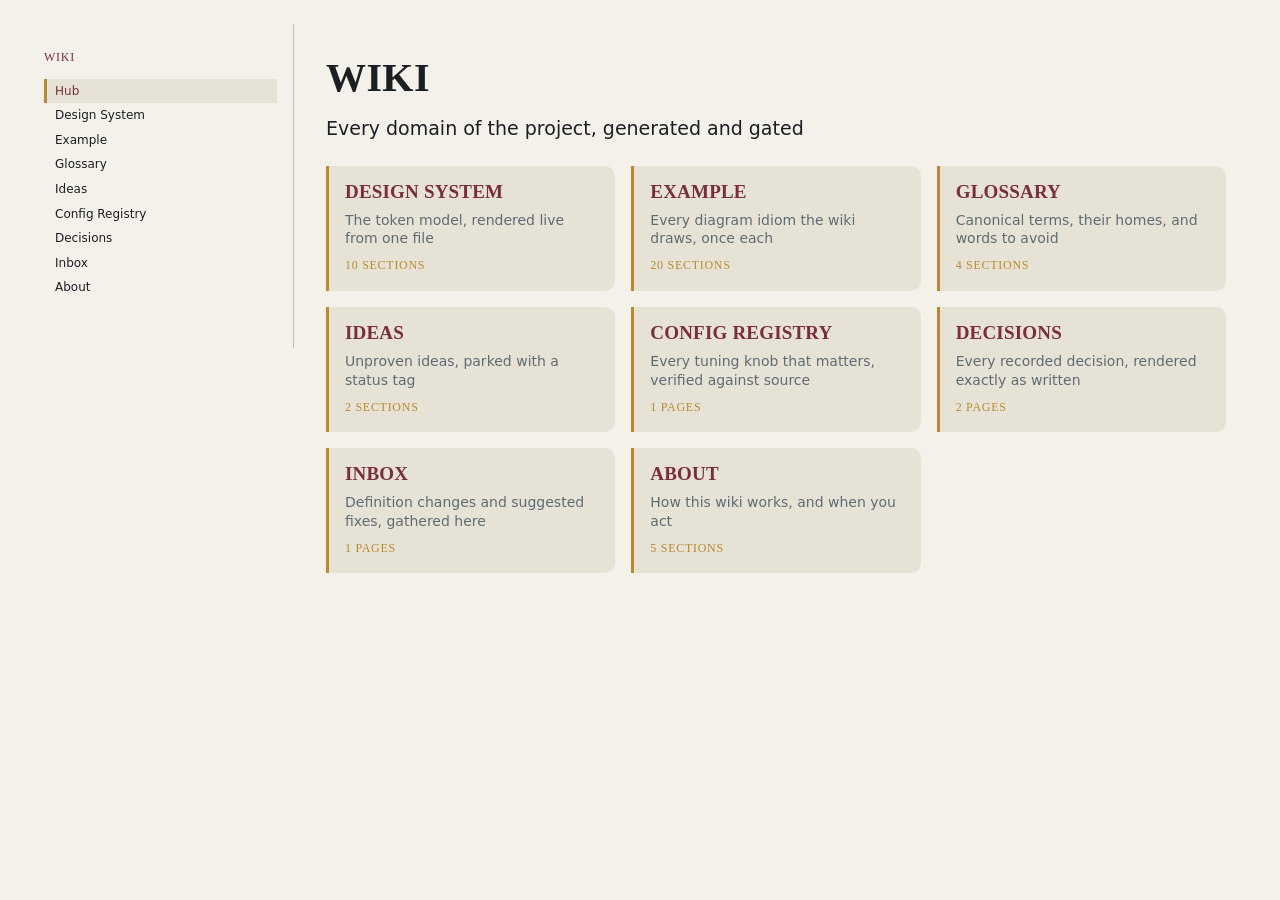
<file: site/index.html>
<!doctype html>
<html lang="en">
<head>
<meta charset="utf-8">
<meta name="viewport" content="width=device-width,initial-scale=1">
<title>Wiki</title>
<link rel="stylesheet" href="wiki.css">
</head>
<body>
<div class="wrap">
<aside class="side"><nav class="rail"><div class="rail-title">Wiki</div><a href="index.html" aria-current="page">Hub</a><a href="design-system.html">Design System</a><a href="example.html">Example</a><a href="glossary.html">Glossary</a><a href="ideas.html">Ideas</a><a href="config.html">Config Registry</a><a href="decisions.html">Decisions</a><a href="inbox.html">Inbox</a><a href="about.html">About</a></nav></aside>
<main>
<h1>Wiki</h1>
<p class="lede page-lede">Every domain of the project, generated and gated</p>
<div class="hub-grid"><a class="hub-card" href="design-system.html"><h2>Design System</h2><p class="lede">The token model, rendered live from one file</p><div class="stat">10 sections</div></a><a class="hub-card" href="example.html"><h2>Example</h2><p class="lede">Every diagram idiom the wiki draws, once each</p><div class="stat">20 sections</div></a><a class="hub-card" href="glossary.html"><h2>Glossary</h2><p class="lede">Canonical terms, their homes, and words to avoid</p><div class="stat">4 sections</div></a><a class="hub-card" href="ideas.html"><h2>Ideas</h2><p class="lede">Unproven ideas, parked with a status tag</p><div class="stat">2 sections</div></a><a class="hub-card" href="config.html"><h2>Config Registry</h2><p class="lede">Every tuning knob that matters, verified against source</p><div class="stat">1 pages</div></a><a class="hub-card" href="decisions.html"><h2>Decisions</h2><p class="lede">Every recorded decision, rendered exactly as written</p><div class="stat">2 pages</div></a><a class="hub-card" href="inbox.html"><h2>Inbox</h2><p class="lede">Definition changes and suggested fixes, gathered here</p><div class="stat">1 pages</div></a><a class="hub-card" href="about.html"><h2>About</h2><p class="lede">How this wiki works, and when you act</p><div class="stat">5 sections</div></a></div>
</main>
</div>
</body>
</html>
</file>
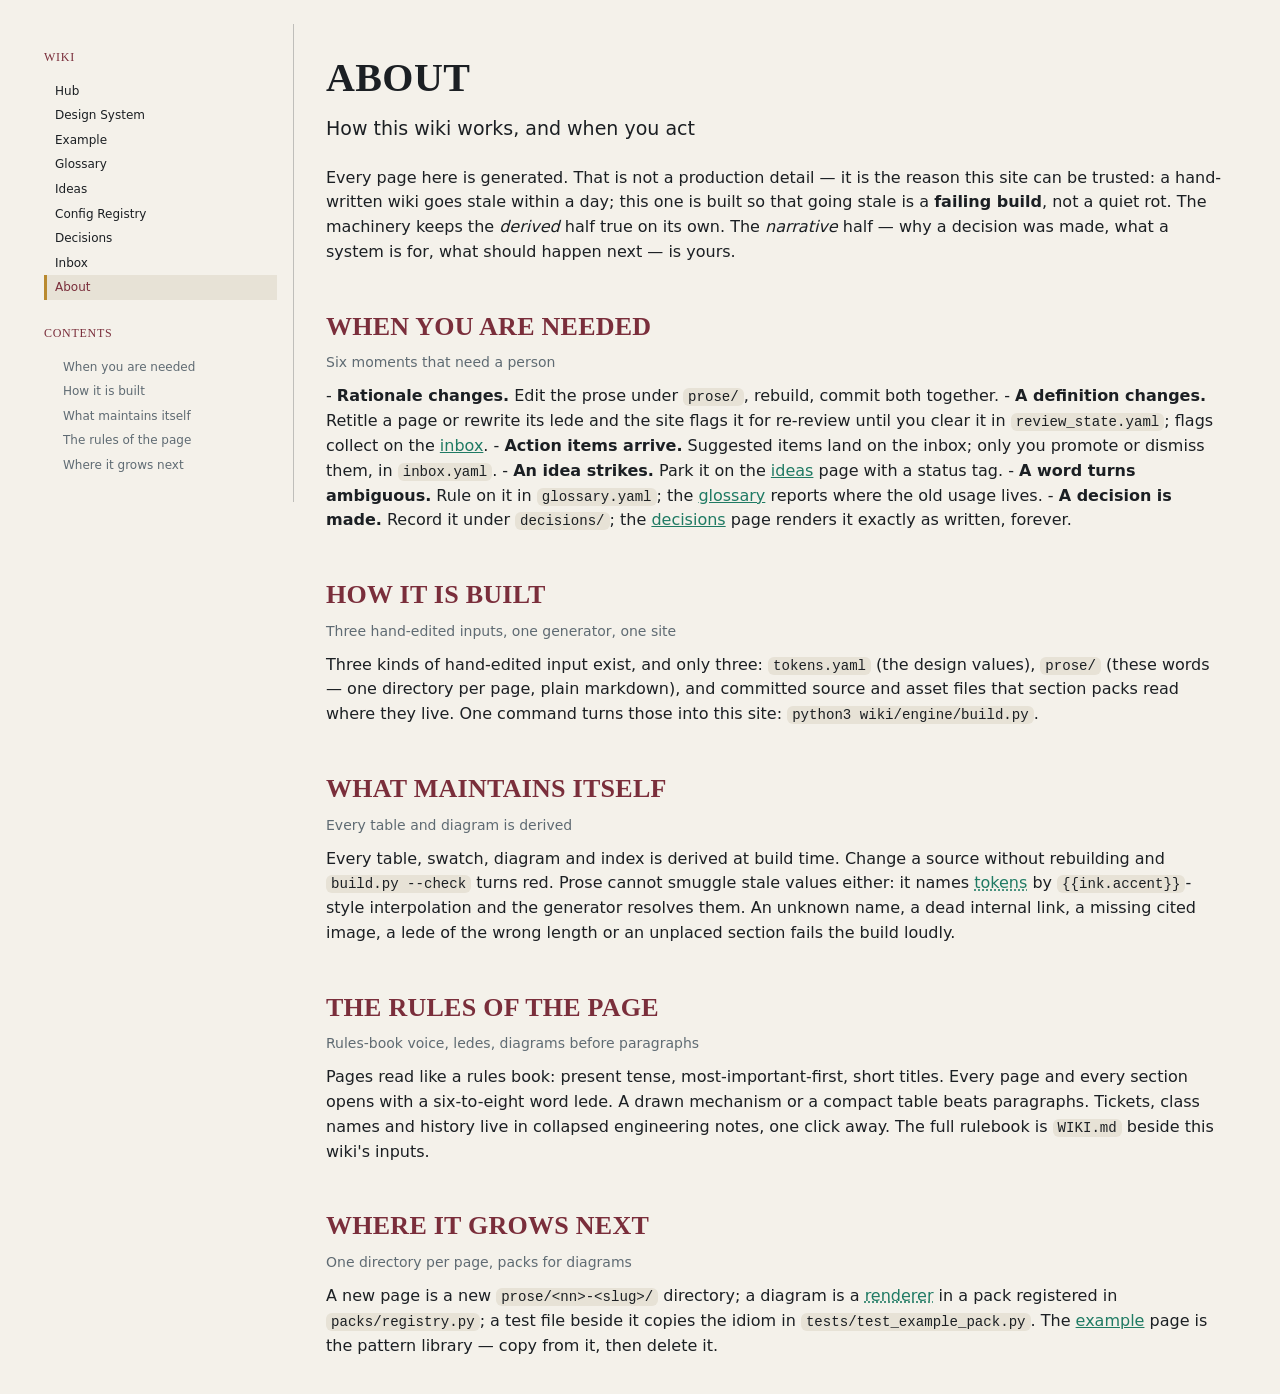
<file: site/about.html>
<!doctype html>
<html lang="en">
<head>
<meta charset="utf-8">
<meta name="viewport" content="width=device-width,initial-scale=1">
<title>About</title>
<link rel="stylesheet" href="wiki.css">
</head>
<body>
<div class="wrap">
<aside class="side"><nav class="rail"><div class="rail-title">Wiki</div><a href="index.html">Hub</a><a href="design-system.html">Design System</a><a href="example.html">Example</a><a href="glossary.html">Glossary</a><a href="ideas.html">Ideas</a><a href="config.html">Config Registry</a><a href="decisions.html">Decisions</a><a href="inbox.html">Inbox</a><a href="about.html" aria-current="page">About</a></nav><nav class="toc"><div class="toc-title">Contents</div><a class="lv2" href="#h-00-about-when-you-are-needed">When you are needed</a><a class="lv2" href="#h-00-about-how-it-is-built">How it is built</a><a class="lv2" href="#h-00-about-what-maintains-itself">What maintains itself</a><a class="lv2" href="#h-00-about-the-rules-of-the-page">The rules of the page</a><a class="lv2" href="#h-00-about-where-it-grows-next">Where it grows next</a></nav></aside>
<main>
<h1>About</h1>
<p class="lede page-lede">How this wiki works, and when you act</p>
<p>Every page here is generated. That is not a production detail — it is the reason this
site can be trusted: a hand-written wiki goes stale within a day; this one is built so
that going stale is a <strong>failing build</strong>, not a quiet rot. The machinery keeps the
<em>derived</em> half true on its own. The <em>narrative</em> half — why a decision was made, what a
system is for, what should happen next — is yours.</p>
<h2 id="h-00-about-when-you-are-needed">When you are needed</h2>
<p class="lede section-lede">Six moments that need a person</p>
<p>- <strong>Rationale changes.</strong> Edit the prose under <code>prose/</code>, rebuild, commit both together.
- <strong>A definition changes.</strong> Retitle a page or rewrite its lede and the site flags it
  for re-review until you clear it in <code>review_state.yaml</code>; flags collect on the
  <a href="inbox.html">inbox</a>.
- <strong>Action items arrive.</strong> Suggested items land on the inbox; only you promote or
  dismiss them, in <code>inbox.yaml</code>.
- <strong>An idea strikes.</strong> Park it on the <a href="ideas.html">ideas</a> page with a status tag.
- <strong>A word turns ambiguous.</strong> Rule on it in <code>glossary.yaml</code>; the
  <a href="glossary.html">glossary</a> reports where the old usage lives.
- <strong>A decision is made.</strong> Record it under <code>decisions/</code>; the
  <a href="decisions.html">decisions</a> page renders it exactly as written, forever.</p>
<h2 id="h-00-about-how-it-is-built">How it is built</h2>
<p class="lede section-lede">Three hand-edited inputs, one generator, one site</p>
<p>Three kinds of hand-edited input exist, and only three: <code>tokens.yaml</code> (the design
values), <code>prose/</code> (these words — one directory per page, plain markdown), and
committed source and asset files that section packs read where they live. One
command turns those into this site: <code>python3 wiki/engine/build.py</code>.</p>
<h2 id="h-00-about-what-maintains-itself">What maintains itself</h2>
<p class="lede section-lede">Every table and diagram is derived</p>
<p>Every table, swatch, diagram and index is derived at build time. Change a source
without rebuilding and <code>build.py --check</code> turns red. Prose cannot smuggle stale
values either: it names <a class="gl" href="design-system.html#s-ds-inks">tokens</a> by <code>{{ink.accent}}</code>-style interpolation and the
generator resolves them. An unknown name, a dead internal link, a missing cited
image, a lede of the wrong length or an unplaced section fails the build loudly.</p>
<h2 id="h-00-about-the-rules-of-the-page">The rules of the page</h2>
<p class="lede section-lede">Rules-book voice, ledes, diagrams before paragraphs</p>
<p>Pages read like a rules book: present tense, most-important-first, short titles.
Every page and every section opens with a six-to-eight word lede. A drawn mechanism
or a compact table beats paragraphs. Tickets, class names and history live in
collapsed engineering notes, one click away. The full rulebook is <code>WIKI.md</code> beside
this wiki&#x27;s inputs.</p>
<h2 id="h-00-about-where-it-grows-next">Where it grows next</h2>
<p class="lede section-lede">One directory per page, packs for diagrams</p>
<p>A new page is a new <code>prose/&lt;nn&gt;-&lt;slug&gt;/</code> directory; a diagram is a <a class="gl" href="example.html#h-00-example-how-a-diagram-gets-onto-a-page">renderer</a> in a
pack registered in <code>packs/registry.py</code>; a test file beside it copies the idiom in
<code>tests/test_example_pack.py</code>. The <a href="example.html">example</a> page is the pattern
library — copy from it, then delete it.</p>
</main>
</div>
</body>
</html>
</file>
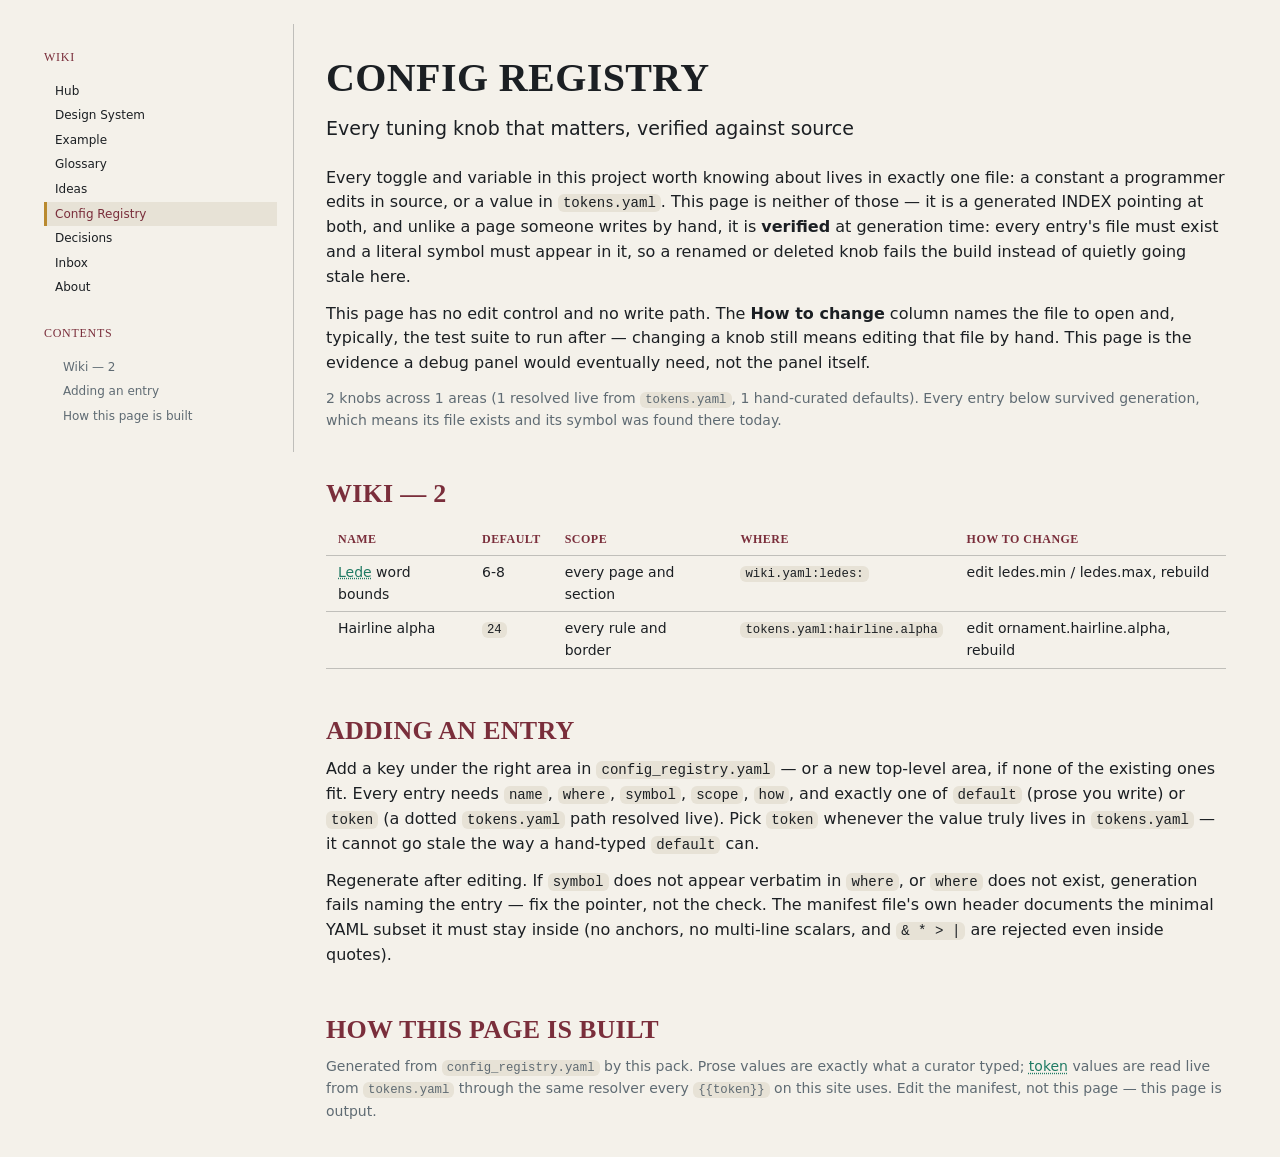
<file: site/config.html>
<!doctype html>
<html lang="en">
<head>
<meta charset="utf-8">
<meta name="viewport" content="width=device-width,initial-scale=1">
<title>Config Registry</title>
<link rel="stylesheet" href="wiki.css">
</head>
<body>
<div class="wrap">
<aside class="side"><nav class="rail"><div class="rail-title">Wiki</div><a href="index.html">Hub</a><a href="design-system.html">Design System</a><a href="example.html">Example</a><a href="glossary.html">Glossary</a><a href="ideas.html">Ideas</a><a href="config.html" aria-current="page">Config Registry</a><a href="decisions.html">Decisions</a><a href="inbox.html">Inbox</a><a href="about.html">About</a></nav><nav class="toc"><div class="toc-title">Contents</div><a class="lv2" href="#cfg-wiki">Wiki — 2</a><a class="lv2" href="#cfg-adding">Adding an entry</a><a class="lv2" href="#cfg-sources">How this page is built</a></nav></aside>
<main>
<h1>Config Registry</h1>
<p class="lede page-lede">Every tuning knob that matters, verified against source</p>
<p>Every toggle and variable in this project worth knowing about lives in exactly one file: a constant a programmer edits in source, or a value in <code>tokens.yaml</code>. This page is neither of those — it is a generated INDEX pointing at both, and unlike a page someone writes by hand, it is <strong>verified</strong> at generation time: every entry's file must exist and a literal symbol must appear in it, so a renamed or deleted knob fails the build instead of quietly going stale here.</p>
<p>This page has no edit control and no write path. The <strong>How to change</strong> column names the file to open and, typically, the test suite to run after — changing a knob still means editing that file by hand. This page is the evidence a debug panel would eventually need, not the panel itself.</p>
<p class="gen-note">2 knobs across 1 areas (1 resolved live from <code>tokens.yaml</code>, 1 hand-curated defaults). Every entry below survived generation, which means its file exists and its symbol was found there today.</p>
<h2 id="cfg-wiki">Wiki — 2</h2><table><thead><tr><th>Name</th><th>Default</th><th>Scope</th><th>Where</th><th>How to change</th></tr></thead><tbody><tr><td><a class="gl" href="about.html#h-00-about-how-it-is-built">Lede</a> word bounds</td><td>6-8</td><td>every page and section</td><td><code>wiki.yaml:ledes:</code></td><td>edit ledes.min / ledes.max, rebuild</td></tr><tr><td>Hairline alpha</td><td><code>24</code></td><td>every rule and border</td><td><code>tokens.yaml:hairline.alpha</code></td><td>edit ornament.hairline.alpha, rebuild</td></tr></tbody></table>
<h2 id="cfg-adding">Adding an entry</h2>
<p>Add a key under the right area in <code>config_registry.yaml</code> — or a new top-level area, if none of the existing ones fit. Every entry needs <code>name</code>, <code>where</code>, <code>symbol</code>, <code>scope</code>, <code>how</code>, and exactly one of <code>default</code> (prose you write) or <code>token</code> (a dotted <code>tokens.yaml</code> path resolved live). Pick <code>token</code> whenever the value truly lives in <code>tokens.yaml</code> — it cannot go stale the way a hand-typed <code>default</code> can.</p>
<p>Regenerate after editing. If <code>symbol</code> does not appear verbatim in <code>where</code>, or <code>where</code> does not exist, generation fails naming the entry — fix the pointer, not the check. The manifest file's own header documents the minimal YAML subset it must stay inside (no anchors, no multi-line scalars, and <code>&amp; * &gt; |</code> are rejected even inside quotes).</p>
<h2 id="cfg-sources">How this page is built</h2>
<p class="gen-note">Generated from <code>config_registry.yaml</code> by this pack. Prose values are exactly what a curator typed; <a class="gl" href="design-system.html#s-ds-inks">token</a> values are read live from <code>tokens.yaml</code> through the same resolver every <code>{{token}}</code> on this site uses. Edit the manifest, not this page — this page is output.</p>
</main>
</div>
</body>
</html>
</file>
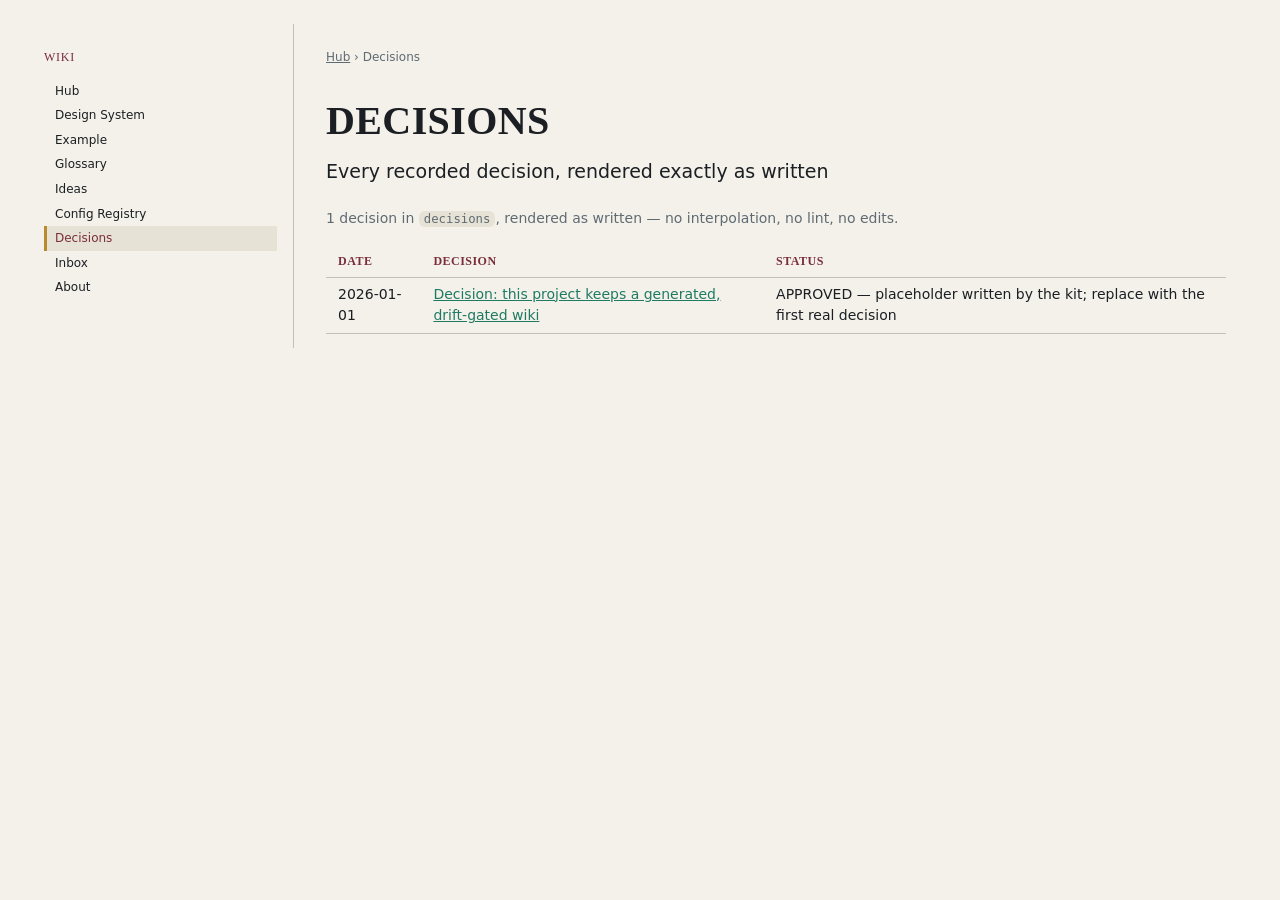
<file: site/decisions.html>
<!doctype html>
<html lang="en">
<head>
<meta charset="utf-8">
<meta name="viewport" content="width=device-width,initial-scale=1">
<title>Decisions</title>
<link rel="stylesheet" href="wiki.css">
</head>
<body>
<div class="wrap">
<aside class="side"><nav class="rail"><div class="rail-title">Wiki</div><a href="index.html">Hub</a><a href="design-system.html">Design System</a><a href="example.html">Example</a><a href="glossary.html">Glossary</a><a href="ideas.html">Ideas</a><a href="config.html">Config Registry</a><a href="decisions.html" aria-current="page">Decisions</a><a href="inbox.html">Inbox</a><a href="about.html">About</a></nav></aside>
<main>
<nav class="crumbs"><a href="index.html">Hub</a> › <span>Decisions</span></nav><h1>Decisions</h1>
<p class="lede page-lede">Every recorded decision, rendered exactly as written</p>
<p class="gen-note">1 decision in <code>decisions</code>, rendered as written — no interpolation, no lint, no edits.</p><table><thead><tr><th>Date</th><th>Decision</th><th>Status</th></tr></thead><tbody><tr><td>2026-01-01</td><td><a href="decisions/2026-01-01-wiki-adopted.html">Decision: this project keeps a generated, drift-gated wiki</a></td><td>APPROVED — placeholder written by the kit; replace with the first real decision</td></tr></tbody></table>
</main>
</div>
</body>
</html>
</file>
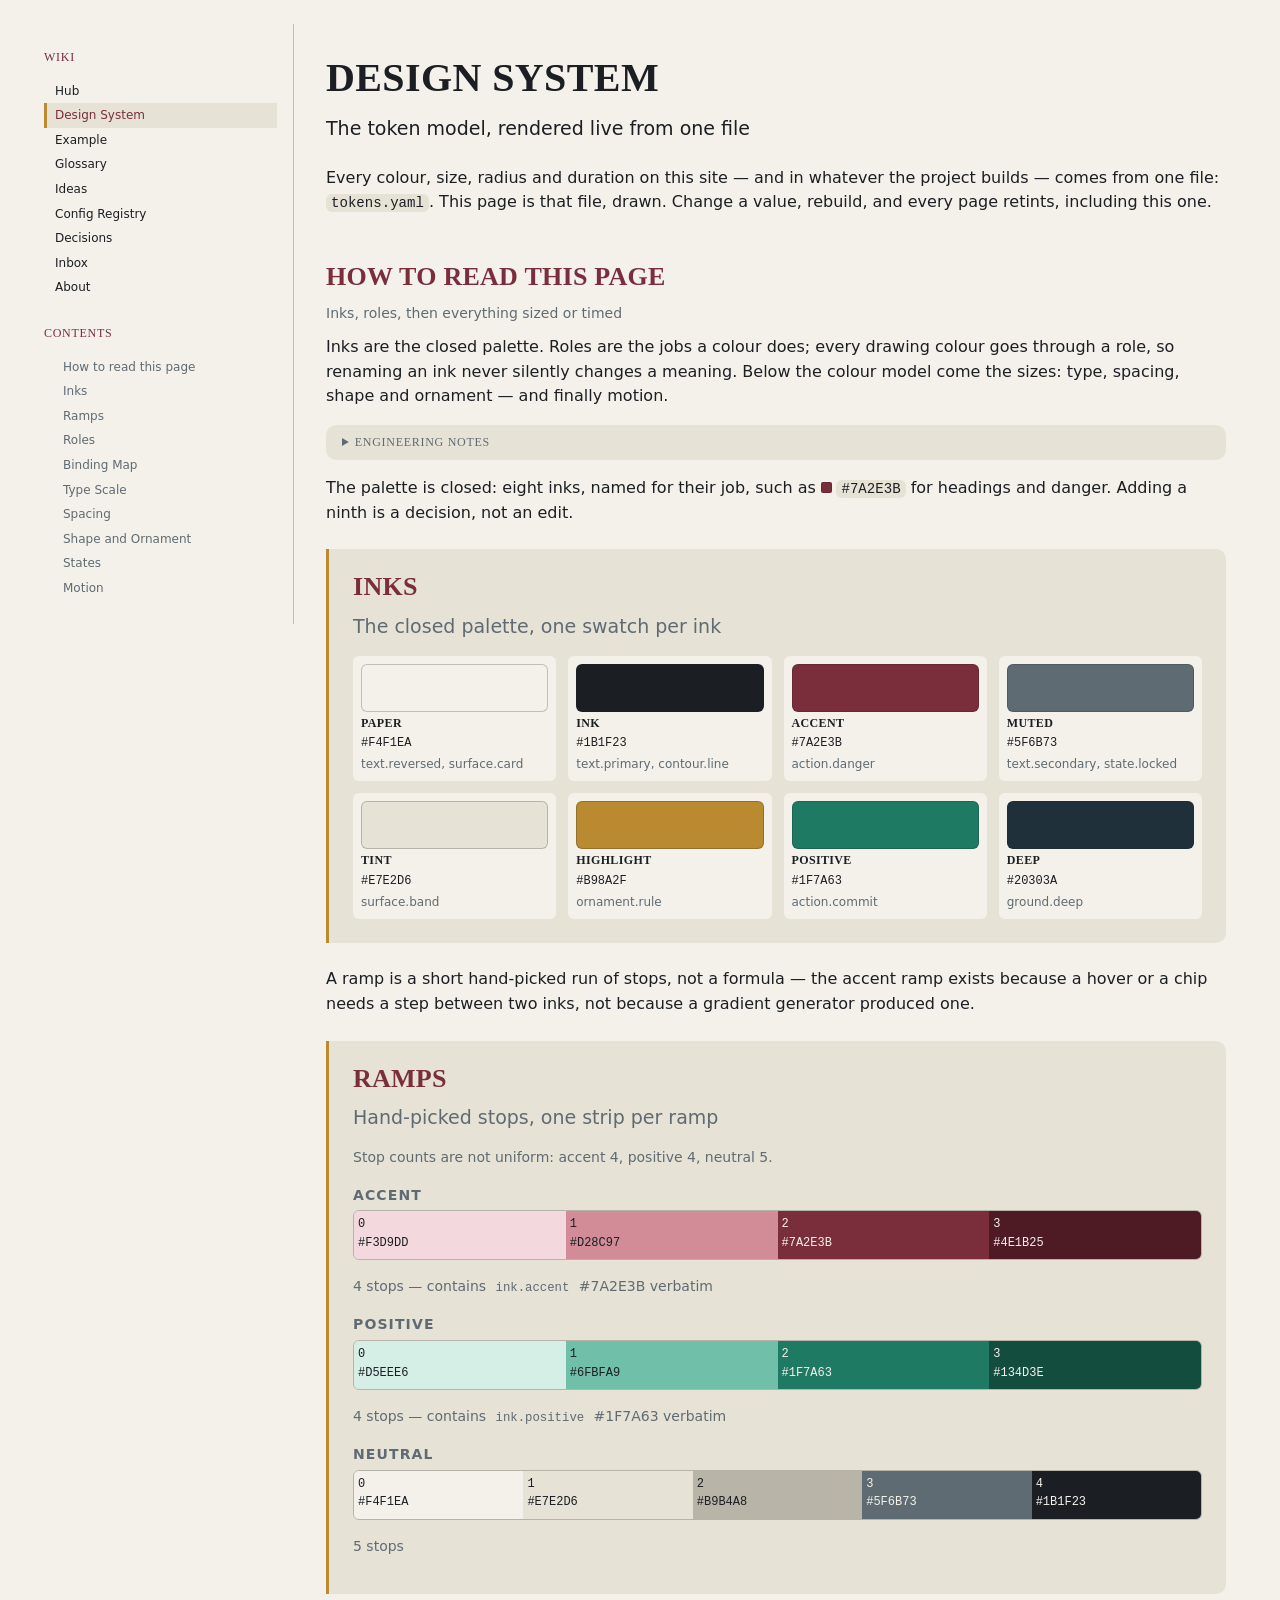
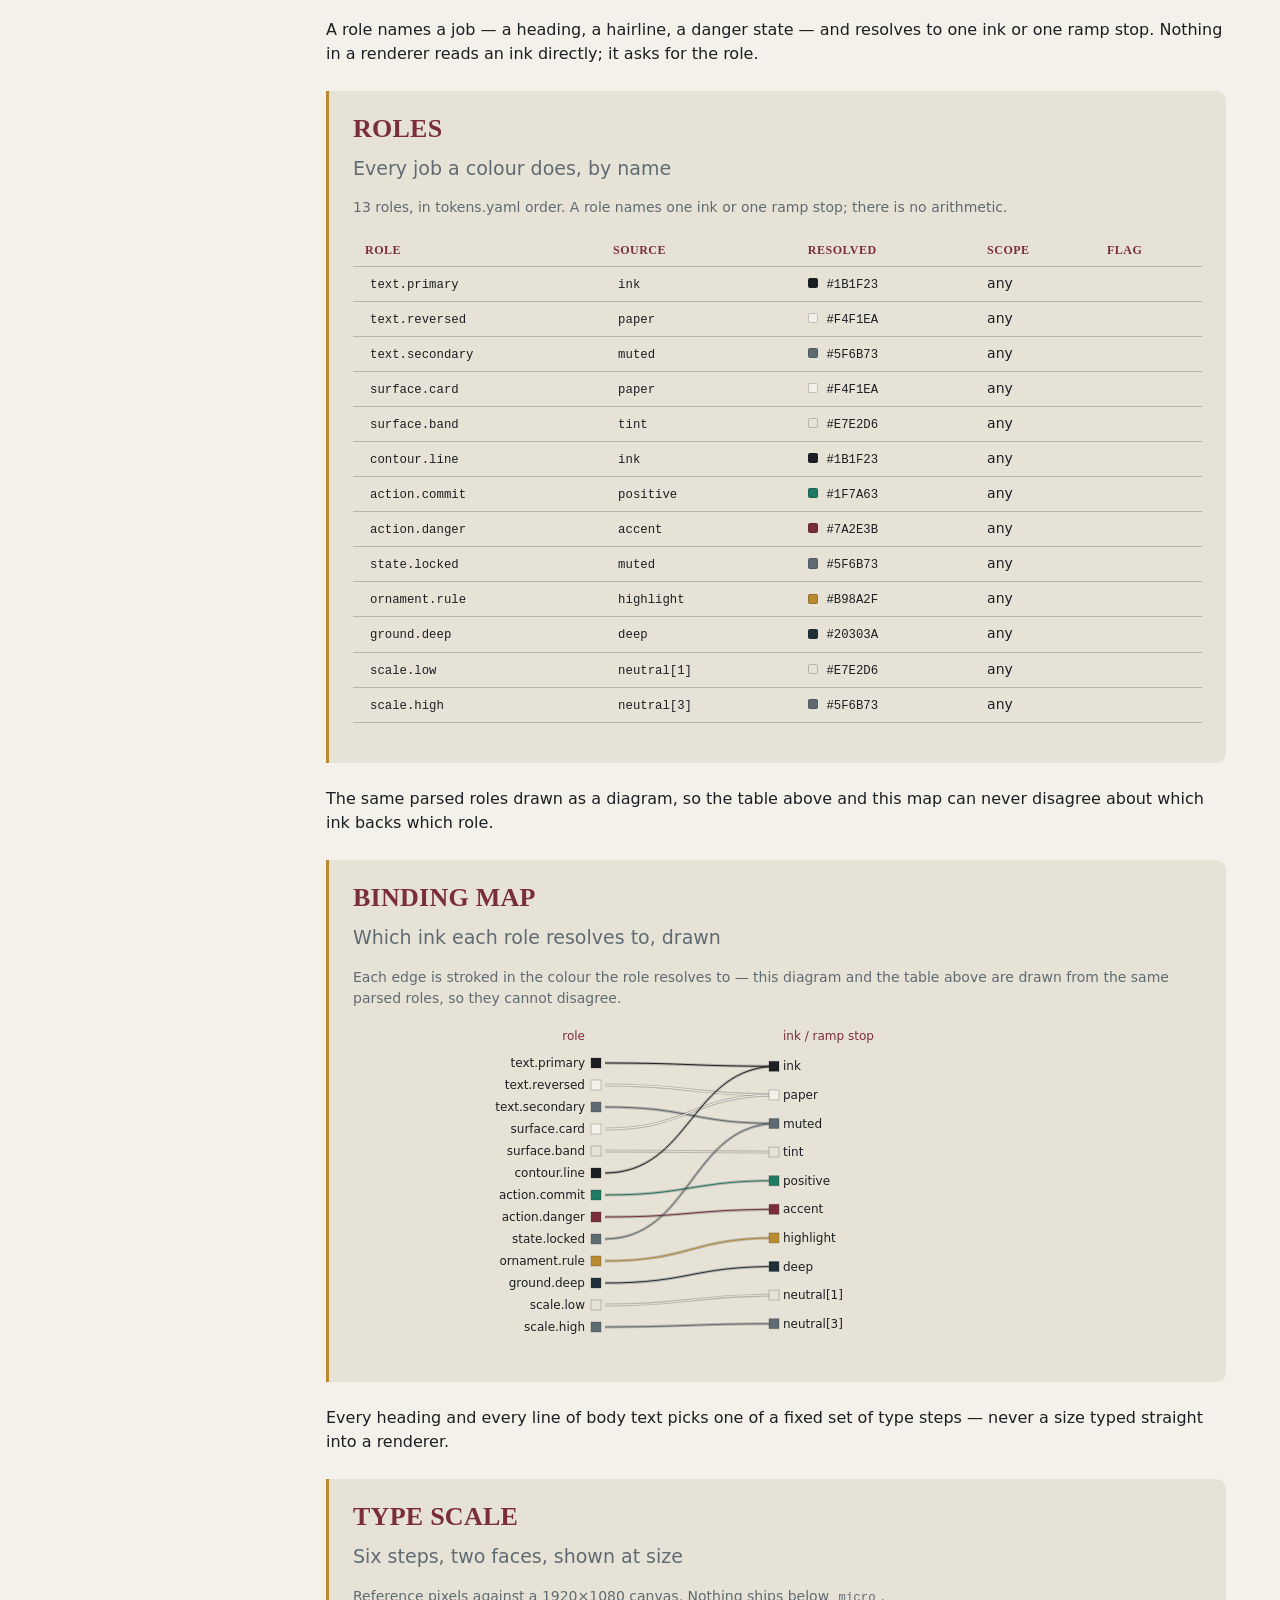
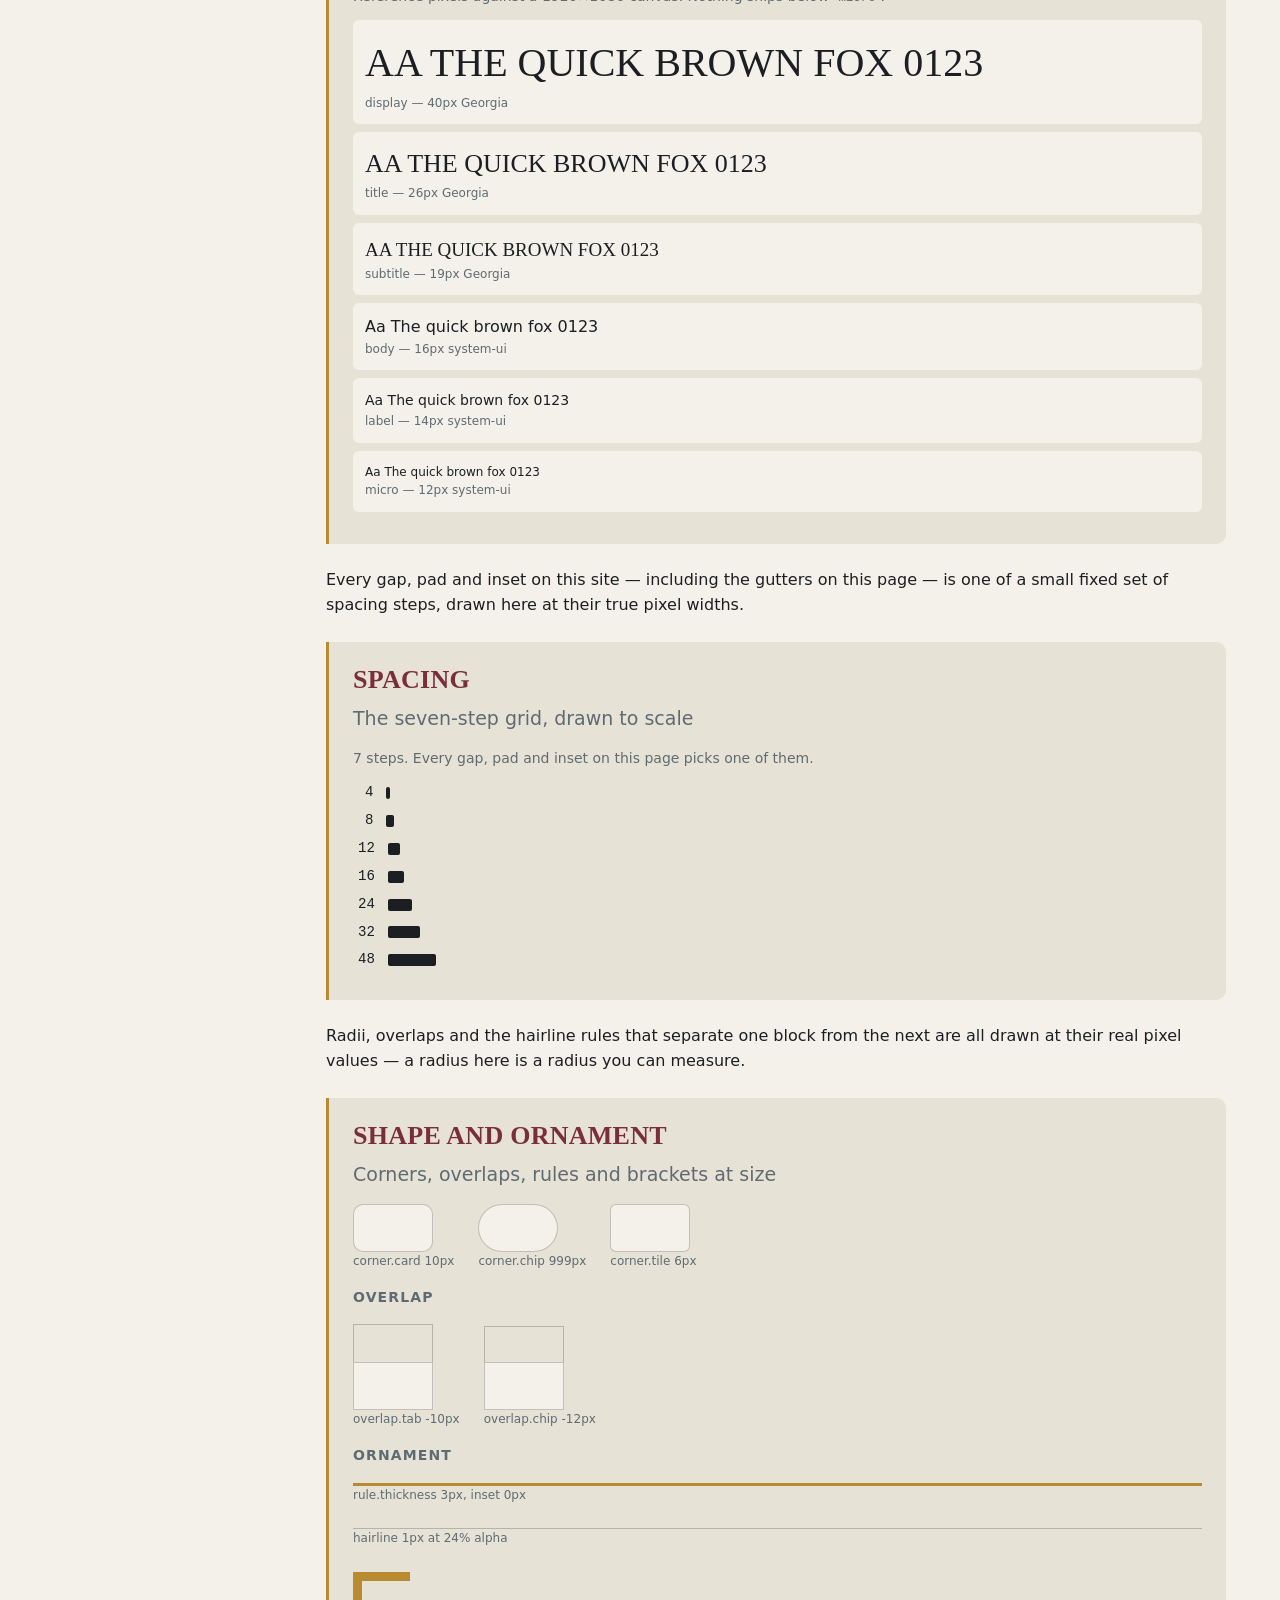
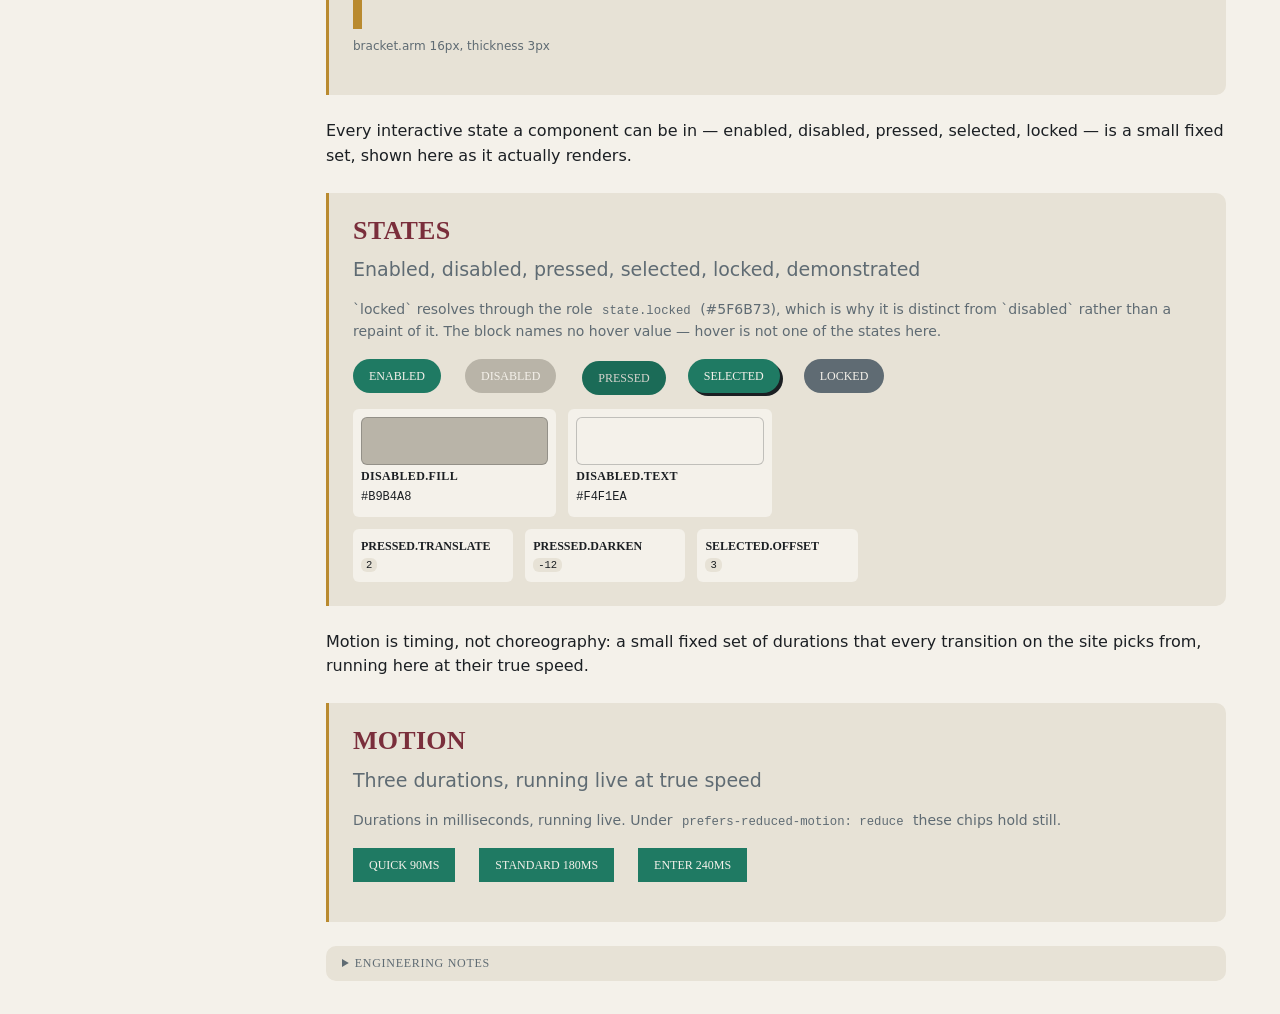
<file: site/design-system.html>
<!doctype html>
<html lang="en">
<head>
<meta charset="utf-8">
<meta name="viewport" content="width=device-width,initial-scale=1">
<title>Design System</title>
<link rel="stylesheet" href="wiki.css">
</head>
<body>
<div class="wrap">
<aside class="side"><nav class="rail"><div class="rail-title">Wiki</div><a href="index.html">Hub</a><a href="design-system.html" aria-current="page">Design System</a><a href="example.html">Example</a><a href="glossary.html">Glossary</a><a href="ideas.html">Ideas</a><a href="config.html">Config Registry</a><a href="decisions.html">Decisions</a><a href="inbox.html">Inbox</a><a href="about.html">About</a></nav><nav class="toc"><div class="toc-title">Contents</div><a class="lv2" href="#h-00-design-system-how-to-read-this-page">How to read this page</a><a class="lv2" href="#s-ds-inks">Inks</a><a class="lv2" href="#s-ds-ramps">Ramps</a><a class="lv2" href="#s-ds-roles">Roles</a><a class="lv2" href="#s-ds-binding-map">Binding Map</a><a class="lv2" href="#s-ds-type">Type Scale</a><a class="lv2" href="#s-ds-spacing">Spacing</a><a class="lv2" href="#s-ds-shape">Shape and Ornament</a><a class="lv2" href="#s-ds-states">States</a><a class="lv2" href="#s-ds-motion">Motion</a></nav></aside>
<main>
<h1>Design System</h1>
<p class="lede page-lede">The token model, rendered live from one file</p>
<p>Every colour, size, radius and duration on this site — and in whatever the project
builds — comes from one file: <code>tokens.yaml</code>. This page is that file, drawn. Change a
value, rebuild, and every page retints, including this one.</p>
<h2 id="h-00-design-system-how-to-read-this-page">How to read this page</h2>
<p class="lede section-lede">Inks, roles, then everything sized or timed</p>
<p>Inks are the closed palette. Roles are the jobs a colour does; every drawing colour
goes through a role, so renaming an ink never silently changes a meaning. Below the
colour model come the sizes: type, spacing, shape and ornament — and finally motion.</p>
<details class="eng-notes"><summary>Engineering notes</summary>
<p>The <a class="gl" href="example.html#h-00-example-how-a-diagram-gets-onto-a-page">renderers</a> on this page read <code>tokens.yaml</code> through the engine&#x27;s token model; a
missing key fails the build naming the key. Hand-typed hex anywhere in a renderer
fails the hex-leak gate.</p>
</details>
<p>The palette is closed: eight inks, named for their job, such as <span class="tk"><span class="sw" style="background:#7A2E3B"></span><code>#7A2E3B</code></span> for
headings and danger. Adding a ninth is a decision, not an edit.</p>
<section class="gen"><h2 id="s-ds-inks">Inks</h2><p class="lede">The closed palette, one swatch per ink</p><div class="swatch-grid"><div class="swatch"><span class="chip" style="background:#F4F1EA"></span><b>paper</b><code>#F4F1EA</code><span class=note>text.reversed, surface.card</span></div><div class="swatch"><span class="chip" style="background:#1B1F23"></span><b>ink</b><code>#1B1F23</code><span class=note>text.primary, contour.line</span></div><div class="swatch"><span class="chip" style="background:#7A2E3B"></span><b>accent</b><code>#7A2E3B</code><span class=note>action.danger</span></div><div class="swatch"><span class="chip" style="background:#5F6B73"></span><b>muted</b><code>#5F6B73</code><span class=note>text.secondary, state.locked</span></div><div class="swatch"><span class="chip" style="background:#E7E2D6"></span><b>tint</b><code>#E7E2D6</code><span class=note>surface.band</span></div><div class="swatch"><span class="chip" style="background:#B98A2F"></span><b>highlight</b><code>#B98A2F</code><span class=note>ornament.rule</span></div><div class="swatch"><span class="chip" style="background:#1F7A63"></span><b>positive</b><code>#1F7A63</code><span class=note>action.commit</span></div><div class="swatch"><span class="chip" style="background:#20303A"></span><b>deep</b><code>#20303A</code><span class=note>ground.deep</span></div></div></section>
<p>A ramp is a short hand-picked run of stops, not a formula — the accent ramp exists
because a hover or a chip needs a step between two inks, not because a gradient
generator produced one.</p>
<section class="gen"><h2 id="s-ds-ramps">Ramps</h2><p class="lede">Hand-picked stops, one strip per ramp</p><p class="gen-note">Stop counts are not uniform: accent 4, positive 4, neutral 5.</p><h4>accent</h4><div class="ramp-row"><div class="ramp-stop" style="background:#F3D9DD;color:#1B1F23">0<br>#F3D9DD</div><div class="ramp-stop" style="background:#D28C97;color:#1B1F23">1<br>#D28C97</div><div class="ramp-stop" style="background:#7A2E3B;color:#F4F1EA">2<br>#7A2E3B</div><div class="ramp-stop" style="background:#4E1B25;color:#F4F1EA">3<br>#4E1B25</div></div><p class="gen-note">4 stops — contains <code>ink.accent</code> #7A2E3B verbatim</p><h4>positive</h4><div class="ramp-row"><div class="ramp-stop" style="background:#D5EEE6;color:#1B1F23">0<br>#D5EEE6</div><div class="ramp-stop" style="background:#6FBFA9;color:#1B1F23">1<br>#6FBFA9</div><div class="ramp-stop" style="background:#1F7A63;color:#F4F1EA">2<br>#1F7A63</div><div class="ramp-stop" style="background:#134D3E;color:#F4F1EA">3<br>#134D3E</div></div><p class="gen-note">4 stops — contains <code>ink.positive</code> #1F7A63 verbatim</p><h4>neutral</h4><div class="ramp-row"><div class="ramp-stop" style="background:#F4F1EA;color:#1B1F23">0<br>#F4F1EA</div><div class="ramp-stop" style="background:#E7E2D6;color:#1B1F23">1<br>#E7E2D6</div><div class="ramp-stop" style="background:#B9B4A8;color:#1B1F23">2<br>#B9B4A8</div><div class="ramp-stop" style="background:#5F6B73;color:#F4F1EA">3<br>#5F6B73</div><div class="ramp-stop" style="background:#1B1F23;color:#F4F1EA">4<br>#1B1F23</div></div><p class="gen-note">5 stops</p></section>
<p>A role names a job — a heading, a hairline, a danger state — and resolves to one ink
or one ramp stop. Nothing in a renderer reads an ink directly; it asks for the role.</p>
<section class="gen"><h2 id="s-ds-roles">Roles</h2><p class="lede">Every job a colour does, by name</p><p class="gen-note">13 roles, in tokens.yaml order. A role names one ink or one ramp stop; there is no arithmetic.</p><table><thead><tr><th>role</th><th>source</th><th>resolved</th><th>scope</th><th>flag</th></tr></thead><tbody><tr><td><code>text.primary</code></td><td><code>ink</code></td><td><span class="tk"><span class="sw" style="background:#1B1F23"></span><code>#1B1F23</code></span></td><td>any</td><td></td></tr><tr><td><code>text.reversed</code></td><td><code>paper</code></td><td><span class="tk"><span class="sw" style="background:#F4F1EA"></span><code>#F4F1EA</code></span></td><td>any</td><td></td></tr><tr><td><code>text.secondary</code></td><td><code>muted</code></td><td><span class="tk"><span class="sw" style="background:#5F6B73"></span><code>#5F6B73</code></span></td><td>any</td><td></td></tr><tr><td><code>surface.card</code></td><td><code>paper</code></td><td><span class="tk"><span class="sw" style="background:#F4F1EA"></span><code>#F4F1EA</code></span></td><td>any</td><td></td></tr><tr><td><code>surface.band</code></td><td><code>tint</code></td><td><span class="tk"><span class="sw" style="background:#E7E2D6"></span><code>#E7E2D6</code></span></td><td>any</td><td></td></tr><tr><td><code>contour.line</code></td><td><code>ink</code></td><td><span class="tk"><span class="sw" style="background:#1B1F23"></span><code>#1B1F23</code></span></td><td>any</td><td></td></tr><tr><td><code>action.commit</code></td><td><code>positive</code></td><td><span class="tk"><span class="sw" style="background:#1F7A63"></span><code>#1F7A63</code></span></td><td>any</td><td></td></tr><tr><td><code>action.danger</code></td><td><code>accent</code></td><td><span class="tk"><span class="sw" style="background:#7A2E3B"></span><code>#7A2E3B</code></span></td><td>any</td><td></td></tr><tr><td><code>state.locked</code></td><td><code>muted</code></td><td><span class="tk"><span class="sw" style="background:#5F6B73"></span><code>#5F6B73</code></span></td><td>any</td><td></td></tr><tr><td><code>ornament.rule</code></td><td><code>highlight</code></td><td><span class="tk"><span class="sw" style="background:#B98A2F"></span><code>#B98A2F</code></span></td><td>any</td><td></td></tr><tr><td><code>ground.deep</code></td><td><code>deep</code></td><td><span class="tk"><span class="sw" style="background:#20303A"></span><code>#20303A</code></span></td><td>any</td><td></td></tr><tr><td><code>scale.low</code></td><td><code>neutral[1]</code></td><td><span class="tk"><span class="sw" style="background:#E7E2D6"></span><code>#E7E2D6</code></span></td><td>any</td><td></td></tr><tr><td><code>scale.high</code></td><td><code>neutral[3]</code></td><td><span class="tk"><span class="sw" style="background:#5F6B73"></span><code>#5F6B73</code></span></td><td>any</td><td></td></tr></tbody></table></section>
<p>The same parsed roles drawn as a diagram, so the table above and this map can never
disagree about which ink backs which role.</p>
<section class="gen"><h2 id="s-ds-binding-map">Binding Map</h2><p class="lede">Which ink each role resolves to, drawn</p><p class="gen-note">Each edge is stroked in the colour the role resolves to — this diagram and the table above are drawn from the same parsed roles, so they cannot disagree.</p><svg viewBox="0 0 700 328" width="700" role="img" aria-label="role to ink binding map"><text x="232" y="18" fill="#7A2E3B" font-size="12" font-family="system-ui" text-anchor="end">role</text><text x="430" y="18" fill="#7A2E3B" font-size="12" font-family="system-ui" text-anchor="start">ink / ramp stop</text><path d="M 252 41.0 C 338.0 41.0, 338.0 44.3, 424 44.3" fill="none" stroke="rgba(27,31,35,0.24)" stroke-width="3"/><path d="M 252 41.0 C 338.0 41.0, 338.0 44.3, 424 44.3" fill="none" stroke="#1B1F23" stroke-width="1"/><text x="232" y="45.0" fill="#1B1F23" font-size="12" font-family="system-ui" text-anchor="end">text.primary</text><rect x="238" y="36.0" width="10" height="10" fill="#1B1F23" stroke="rgba(27,31,35,0.24)" stroke-width="1"/><path d="M 252 63.0 C 338.0 63.0, 338.0 72.9, 424 72.9" fill="none" stroke="rgba(27,31,35,0.24)" stroke-width="3"/><path d="M 252 63.0 C 338.0 63.0, 338.0 72.9, 424 72.9" fill="none" stroke="#F4F1EA" stroke-width="1"/><text x="232" y="67.0" fill="#1B1F23" font-size="12" font-family="system-ui" text-anchor="end">text.reversed</text><rect x="238" y="58.0" width="10" height="10" fill="#F4F1EA" stroke="rgba(27,31,35,0.24)" stroke-width="1"/><path d="M 252 85.0 C 338.0 85.0, 338.0 101.5, 424 101.5" fill="none" stroke="rgba(27,31,35,0.24)" stroke-width="3"/><path d="M 252 85.0 C 338.0 85.0, 338.0 101.5, 424 101.5" fill="none" stroke="#5F6B73" stroke-width="1"/><text x="232" y="89.0" fill="#1B1F23" font-size="12" font-family="system-ui" text-anchor="end">text.secondary</text><rect x="238" y="80.0" width="10" height="10" fill="#5F6B73" stroke="rgba(27,31,35,0.24)" stroke-width="1"/><path d="M 252 107.0 C 338.0 107.0, 338.0 72.9, 424 72.9" fill="none" stroke="rgba(27,31,35,0.24)" stroke-width="3"/><path d="M 252 107.0 C 338.0 107.0, 338.0 72.9, 424 72.9" fill="none" stroke="#F4F1EA" stroke-width="1"/><text x="232" y="111.0" fill="#1B1F23" font-size="12" font-family="system-ui" text-anchor="end">surface.card</text><rect x="238" y="102.0" width="10" height="10" fill="#F4F1EA" stroke="rgba(27,31,35,0.24)" stroke-width="1"/><path d="M 252 129.0 C 338.0 129.0, 338.0 130.1, 424 130.1" fill="none" stroke="rgba(27,31,35,0.24)" stroke-width="3"/><path d="M 252 129.0 C 338.0 129.0, 338.0 130.1, 424 130.1" fill="none" stroke="#E7E2D6" stroke-width="1"/><text x="232" y="133.0" fill="#1B1F23" font-size="12" font-family="system-ui" text-anchor="end">surface.band</text><rect x="238" y="124.0" width="10" height="10" fill="#E7E2D6" stroke="rgba(27,31,35,0.24)" stroke-width="1"/><path d="M 252 151.0 C 338.0 151.0, 338.0 44.3, 424 44.3" fill="none" stroke="rgba(27,31,35,0.24)" stroke-width="3"/><path d="M 252 151.0 C 338.0 151.0, 338.0 44.3, 424 44.3" fill="none" stroke="#1B1F23" stroke-width="1"/><text x="232" y="155.0" fill="#1B1F23" font-size="12" font-family="system-ui" text-anchor="end">contour.line</text><rect x="238" y="146.0" width="10" height="10" fill="#1B1F23" stroke="rgba(27,31,35,0.24)" stroke-width="1"/><path d="M 252 173.0 C 338.0 173.0, 338.0 158.7, 424 158.7" fill="none" stroke="rgba(27,31,35,0.24)" stroke-width="3"/><path d="M 252 173.0 C 338.0 173.0, 338.0 158.7, 424 158.7" fill="none" stroke="#1F7A63" stroke-width="1"/><text x="232" y="177.0" fill="#1B1F23" font-size="12" font-family="system-ui" text-anchor="end">action.commit</text><rect x="238" y="168.0" width="10" height="10" fill="#1F7A63" stroke="rgba(27,31,35,0.24)" stroke-width="1"/><path d="M 252 195.0 C 338.0 195.0, 338.0 187.3, 424 187.3" fill="none" stroke="rgba(27,31,35,0.24)" stroke-width="3"/><path d="M 252 195.0 C 338.0 195.0, 338.0 187.3, 424 187.3" fill="none" stroke="#7A2E3B" stroke-width="1"/><text x="232" y="199.0" fill="#1B1F23" font-size="12" font-family="system-ui" text-anchor="end">action.danger</text><rect x="238" y="190.0" width="10" height="10" fill="#7A2E3B" stroke="rgba(27,31,35,0.24)" stroke-width="1"/><path d="M 252 217.0 C 338.0 217.0, 338.0 101.5, 424 101.5" fill="none" stroke="rgba(27,31,35,0.24)" stroke-width="3"/><path d="M 252 217.0 C 338.0 217.0, 338.0 101.5, 424 101.5" fill="none" stroke="#5F6B73" stroke-width="1"/><text x="232" y="221.0" fill="#1B1F23" font-size="12" font-family="system-ui" text-anchor="end">state.locked</text><rect x="238" y="212.0" width="10" height="10" fill="#5F6B73" stroke="rgba(27,31,35,0.24)" stroke-width="1"/><path d="M 252 239.0 C 338.0 239.0, 338.0 215.9, 424 215.9" fill="none" stroke="rgba(27,31,35,0.24)" stroke-width="3"/><path d="M 252 239.0 C 338.0 239.0, 338.0 215.9, 424 215.9" fill="none" stroke="#B98A2F" stroke-width="1"/><text x="232" y="243.0" fill="#1B1F23" font-size="12" font-family="system-ui" text-anchor="end">ornament.rule</text><rect x="238" y="234.0" width="10" height="10" fill="#B98A2F" stroke="rgba(27,31,35,0.24)" stroke-width="1"/><path d="M 252 261.0 C 338.0 261.0, 338.0 244.5, 424 244.5" fill="none" stroke="rgba(27,31,35,0.24)" stroke-width="3"/><path d="M 252 261.0 C 338.0 261.0, 338.0 244.5, 424 244.5" fill="none" stroke="#20303A" stroke-width="1"/><text x="232" y="265.0" fill="#1B1F23" font-size="12" font-family="system-ui" text-anchor="end">ground.deep</text><rect x="238" y="256.0" width="10" height="10" fill="#20303A" stroke="rgba(27,31,35,0.24)" stroke-width="1"/><path d="M 252 283.0 C 338.0 283.0, 338.0 273.1, 424 273.1" fill="none" stroke="rgba(27,31,35,0.24)" stroke-width="3"/><path d="M 252 283.0 C 338.0 283.0, 338.0 273.1, 424 273.1" fill="none" stroke="#E7E2D6" stroke-width="1"/><text x="232" y="287.0" fill="#1B1F23" font-size="12" font-family="system-ui" text-anchor="end">scale.low</text><rect x="238" y="278.0" width="10" height="10" fill="#E7E2D6" stroke="rgba(27,31,35,0.24)" stroke-width="1"/><path d="M 252 305.0 C 338.0 305.0, 338.0 301.7, 424 301.7" fill="none" stroke="rgba(27,31,35,0.24)" stroke-width="3"/><path d="M 252 305.0 C 338.0 305.0, 338.0 301.7, 424 301.7" fill="none" stroke="#5F6B73" stroke-width="1"/><text x="232" y="309.0" fill="#1B1F23" font-size="12" font-family="system-ui" text-anchor="end">scale.high</text><rect x="238" y="300.0" width="10" height="10" fill="#5F6B73" stroke="rgba(27,31,35,0.24)" stroke-width="1"/><rect x="416" y="39.3" width="10" height="10" fill="#1B1F23" stroke="rgba(27,31,35,0.24)" stroke-width="1"/><text x="430" y="48.3" fill="#1B1F23" font-size="12" font-family="system-ui" text-anchor="start">ink</text><rect x="416" y="67.9" width="10" height="10" fill="#F4F1EA" stroke="rgba(27,31,35,0.24)" stroke-width="1"/><text x="430" y="76.9" fill="#1B1F23" font-size="12" font-family="system-ui" text-anchor="start">paper</text><rect x="416" y="96.5" width="10" height="10" fill="#5F6B73" stroke="rgba(27,31,35,0.24)" stroke-width="1"/><text x="430" y="105.5" fill="#1B1F23" font-size="12" font-family="system-ui" text-anchor="start">muted</text><rect x="416" y="125.1" width="10" height="10" fill="#E7E2D6" stroke="rgba(27,31,35,0.24)" stroke-width="1"/><text x="430" y="134.1" fill="#1B1F23" font-size="12" font-family="system-ui" text-anchor="start">tint</text><rect x="416" y="153.7" width="10" height="10" fill="#1F7A63" stroke="rgba(27,31,35,0.24)" stroke-width="1"/><text x="430" y="162.7" fill="#1B1F23" font-size="12" font-family="system-ui" text-anchor="start">positive</text><rect x="416" y="182.3" width="10" height="10" fill="#7A2E3B" stroke="rgba(27,31,35,0.24)" stroke-width="1"/><text x="430" y="191.3" fill="#1B1F23" font-size="12" font-family="system-ui" text-anchor="start">accent</text><rect x="416" y="210.9" width="10" height="10" fill="#B98A2F" stroke="rgba(27,31,35,0.24)" stroke-width="1"/><text x="430" y="219.9" fill="#1B1F23" font-size="12" font-family="system-ui" text-anchor="start">highlight</text><rect x="416" y="239.5" width="10" height="10" fill="#20303A" stroke="rgba(27,31,35,0.24)" stroke-width="1"/><text x="430" y="248.5" fill="#1B1F23" font-size="12" font-family="system-ui" text-anchor="start">deep</text><rect x="416" y="268.1" width="10" height="10" fill="#E7E2D6" stroke="rgba(27,31,35,0.24)" stroke-width="1"/><text x="430" y="277.1" fill="#1B1F23" font-size="12" font-family="system-ui" text-anchor="start">neutral[1]</text><rect x="416" y="296.7" width="10" height="10" fill="#5F6B73" stroke="rgba(27,31,35,0.24)" stroke-width="1"/><text x="430" y="305.7" fill="#1B1F23" font-size="12" font-family="system-ui" text-anchor="start">neutral[3]</text></svg></section>
<p>Every heading and every line of body text picks one of a fixed set of type steps —
never a size typed straight into a renderer.</p>
<section class="gen"><h2 id="s-ds-type">Type Scale</h2><p class="lede">Six steps, two faces, shown at size</p><p class="gen-note">Reference pixels against a 1920×1080 canvas. Nothing ships below <code>micro</code>.</p><div class="specimen"><div style="font-family:'Georgia';font-size:40px">AA THE QUICK BROWN FOX 0123</div><div class="meta">display — 40px Georgia</div></div><div class="specimen"><div style="font-family:'Georgia';font-size:26px">AA THE QUICK BROWN FOX 0123</div><div class="meta">title — 26px Georgia</div></div><div class="specimen"><div style="font-family:'Georgia';font-size:19px">AA THE QUICK BROWN FOX 0123</div><div class="meta">subtitle — 19px Georgia</div></div><div class="specimen"><div style="font-family:'system-ui';font-size:16px">Aa The quick brown fox 0123</div><div class="meta">body — 16px system-ui</div></div><div class="specimen"><div style="font-family:'system-ui';font-size:14px">Aa The quick brown fox 0123</div><div class="meta">label — 14px system-ui</div></div><div class="specimen"><div style="font-family:'system-ui';font-size:12px">Aa The quick brown fox 0123</div><div class="meta">micro — 12px system-ui</div></div></section>
<p>Every gap, pad and inset on this site — including the gutters on this page — is one
of a small fixed set of spacing steps, drawn here at their true pixel widths.</p>
<section class="gen"><h2 id="s-ds-spacing">Spacing</h2><p class="lede">The seven-step grid, drawn to scale</p><p class="gen-note">7 steps. Every gap, pad and inset on this page picks one of them.</p><div style="display:flex;align-items:center;gap:8px;margin-bottom:4px"><code style="min-width:3ch;text-align:right">4</code><div class="bar" style="width:4px"></div></div><div style="display:flex;align-items:center;gap:8px;margin-bottom:4px"><code style="min-width:3ch;text-align:right">8</code><div class="bar" style="width:8px"></div></div><div style="display:flex;align-items:center;gap:8px;margin-bottom:4px"><code style="min-width:3ch;text-align:right">12</code><div class="bar" style="width:12px"></div></div><div style="display:flex;align-items:center;gap:8px;margin-bottom:4px"><code style="min-width:3ch;text-align:right">16</code><div class="bar" style="width:16px"></div></div><div style="display:flex;align-items:center;gap:8px;margin-bottom:4px"><code style="min-width:3ch;text-align:right">24</code><div class="bar" style="width:24px"></div></div><div style="display:flex;align-items:center;gap:8px;margin-bottom:4px"><code style="min-width:3ch;text-align:right">32</code><div class="bar" style="width:32px"></div></div><div style="display:flex;align-items:center;gap:8px;margin-bottom:4px"><code style="min-width:3ch;text-align:right">48</code><div class="bar" style="width:48px"></div></div></section>
<p>Radii, overlaps and the hairline rules that separate one block from the next are all
drawn at their real pixel values — a radius here is a radius you can measure.</p>
<section class="gen"><h2 id="s-ds-shape">Shape and Ornament</h2><p class="lede">Corners, overlaps, rules and brackets at size</p><div class="demo"><div><div style="width:80px;height:48px;background:#F4F1EA;border:1px solid rgba(27,31,35,0.24);border-radius:10px"></div><div style="font-size:12px;color:#5F6B73">corner.card 10px</div></div><div><div style="width:80px;height:48px;background:#F4F1EA;border:1px solid rgba(27,31,35,0.24);border-radius:999px"></div><div style="font-size:12px;color:#5F6B73">corner.chip 999px</div></div><div><div style="width:80px;height:48px;background:#F4F1EA;border:1px solid rgba(27,31,35,0.24);border-radius:6px"></div><div style="font-size:12px;color:#5F6B73">corner.tile 6px</div></div></div><h4>overlap</h4><div class="demo"><div><div style="width:80px;height:48px;background:#E7E2D6;border:1px solid rgba(27,31,35,0.24)"></div><div style="width:80px;height:48px;background:#F4F1EA;border:1px solid rgba(27,31,35,0.24);margin-top:-10px"></div><div style="font-size:12px;color:#5F6B73">overlap.tab -10px</div></div><div><div style="width:80px;height:48px;background:#E7E2D6;border:1px solid rgba(27,31,35,0.24)"></div><div style="width:80px;height:48px;background:#F4F1EA;border:1px solid rgba(27,31,35,0.24);margin-top:-12px"></div><div style="font-size:12px;color:#5F6B73">overlap.chip -12px</div></div></div><h4>ornament</h4><div class="demo"><div style="flex:1 1 100%"><div style="height:3px;background:#B98A2F"></div><div style="font-size:12px;color:#5F6B73">rule.thickness 3px, inset 0px</div></div><div style="flex:1 1 100%"><div style="height:1px;background:rgba(27,31,35,0.24)"></div><div style="font-size:12px;color:#5F6B73">hairline 1px at 24% alpha</div></div><div><svg viewBox="0 0 19 19" width="57" role="img" aria-label="corner bracket"><path d="M 1.5 19 L 1.5 1.5 L 19 1.5" fill="none" stroke="#B98A2F" stroke-width="3"/></svg><div style="font-size:12px;color:#5F6B73">bracket.arm 16px, thickness 3px</div></div></div><div class="spec-grid"></div></section>
<p>Every interactive state a component can be in — enabled, disabled, pressed, selected,
locked — is a small fixed set, shown here as it actually renders.</p>
<section class="gen"><h2 id="s-ds-states">States</h2><p class="lede">Enabled, disabled, pressed, selected, locked, demonstrated</p><p class="gen-note">`locked` resolves through the role <code>state.locked</code> (#5F6B73), which is why it is distinct from `disabled` rather than a repaint of it. The block names no hover value — hover is not one of the states here.</p><div class="demo"><div class="chip-demo" style="background:#1F7A63;color:#F4F1EA;border-radius:999px;padding:8px 16px">enabled</div><div class="chip-demo" style="background:#B9B4A8;color:#F4F1EA;border-radius:999px;padding:8px 16px">disabled</div><div class="chip-demo" style="background:#1F7A63;color:#F4F1EA;border-radius:999px;padding:8px 16px;transform:translate(2px,2px);filter:brightness(0.88)">pressed</div><div class="chip-demo" style="background:#1F7A63;color:#F4F1EA;border-radius:999px;padding:8px 16px;box-shadow:3px 3px 0 0 #1B1F23">selected</div><div class="chip-demo" style="background:#5F6B73;color:#F4F1EA;border-radius:999px;padding:8px 16px">locked</div></div><div class="swatch-grid"><div class="swatch"><span class="chip" style="background:#B9B4A8"></span><b>disabled.fill</b><code>#B9B4A8</code><span class=note></span></div><div class="swatch"><span class="chip" style="background:#F4F1EA"></span><b>disabled.text</b><code>#F4F1EA</code><span class=note></span></div></div><div class="spec-grid" style="margin-top:12px"><div class="spec"><b>pressed.translate</b><code>2</code></div><div class="spec"><b>pressed.darken</b><code>-12</code></div><div class="spec"><b>selected.offset</b><code>3</code></div></div></section>
<p>Motion is timing, not choreography: a small fixed set of durations that every
transition on the site picks from, running here at their true speed.</p>
<section class="gen"><h2 id="s-ds-motion">Motion</h2><p class="lede">Three durations, running live at true speed</p><p class="gen-note">Durations in milliseconds, running live. Under <code>prefers-reduced-motion: reduce</code> these chips hold still.</p><div class="demo"><div class="chip-demo" style="animation:ds-slide 90ms ease-in-out infinite alternate">quick 90ms</div><div class="chip-demo" style="animation:ds-slide 180ms ease-in-out infinite alternate">standard 180ms</div><div class="chip-demo" style="animation:ds-fade 240ms ease-in-out infinite alternate">enter 240ms</div></div></section>
<details class="eng-notes"><summary>Engineering notes</summary>
<p>Motion tokens are durations only — milliseconds, nothing else. Easing, direction and
distance are the renderer&#x27;s decision at the point of use, not a token.</p>
</details>
</main>
</div>
</body>
</html>
</file>
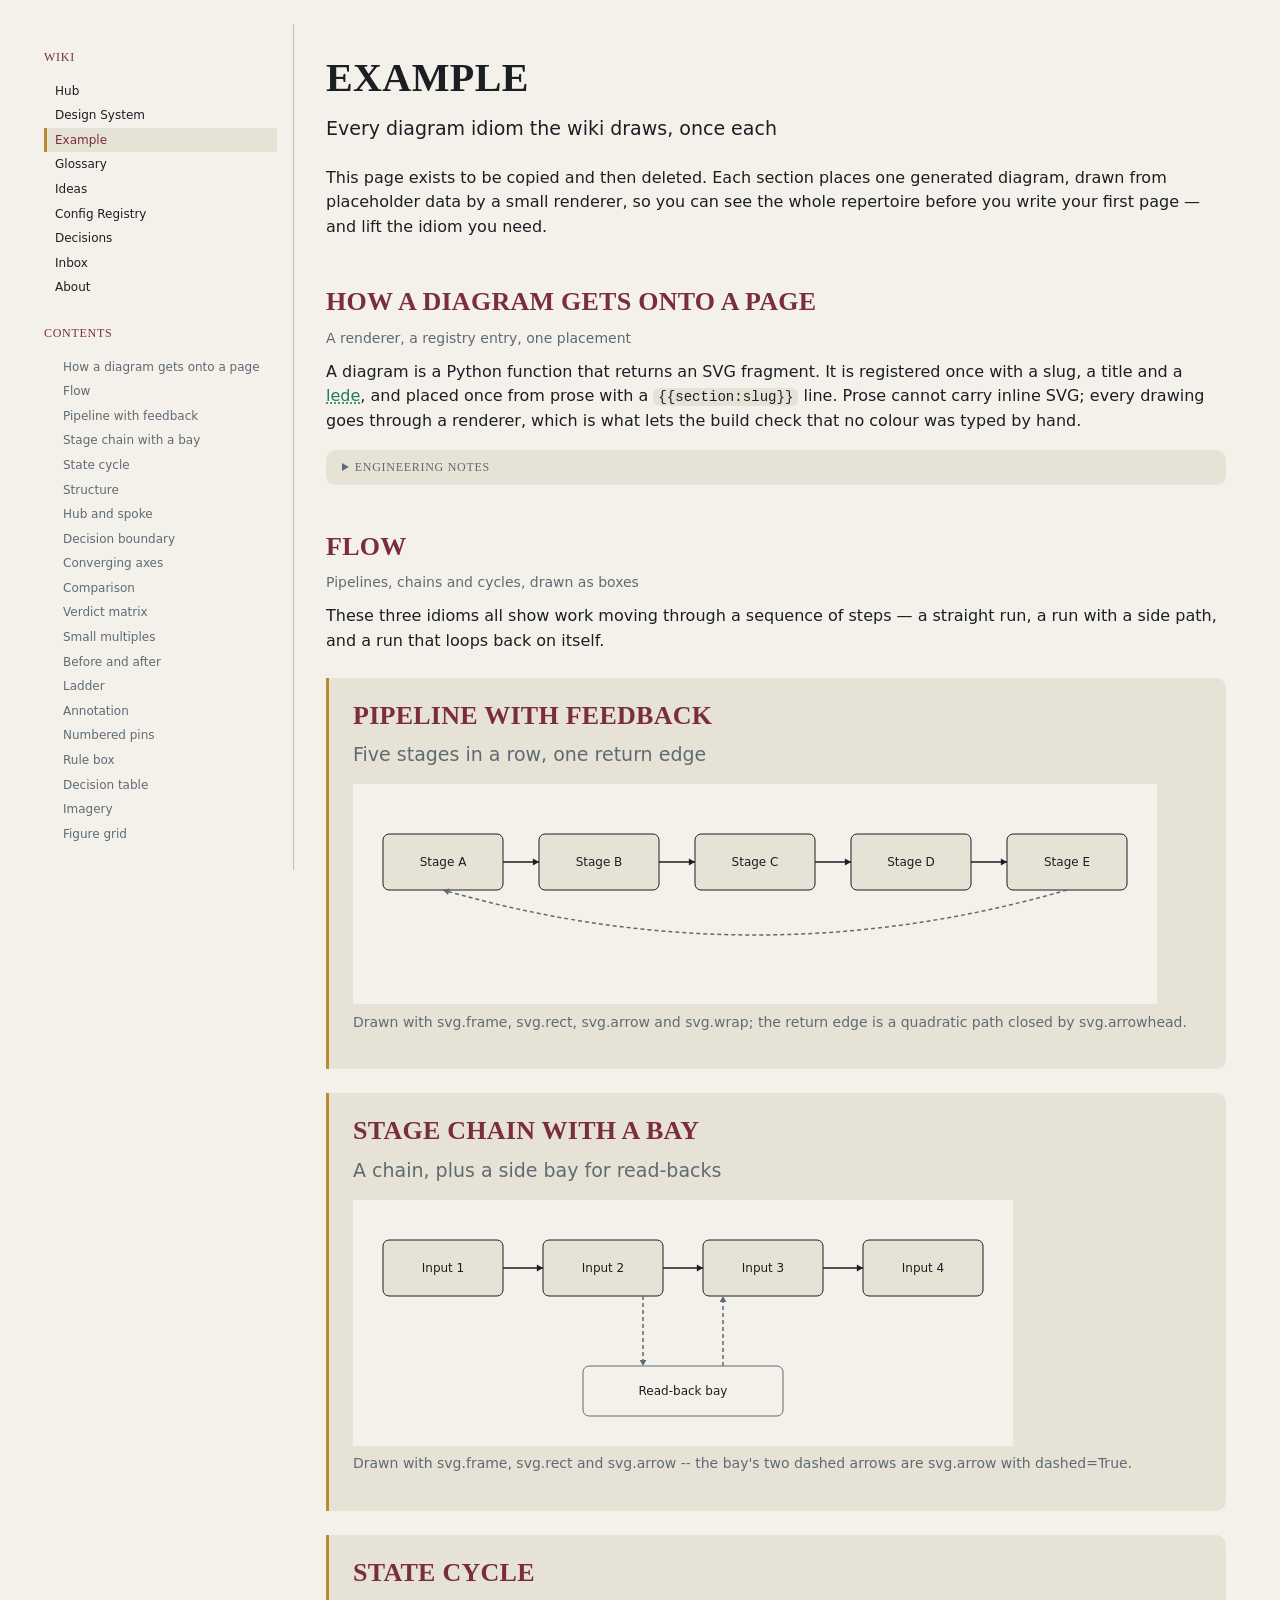
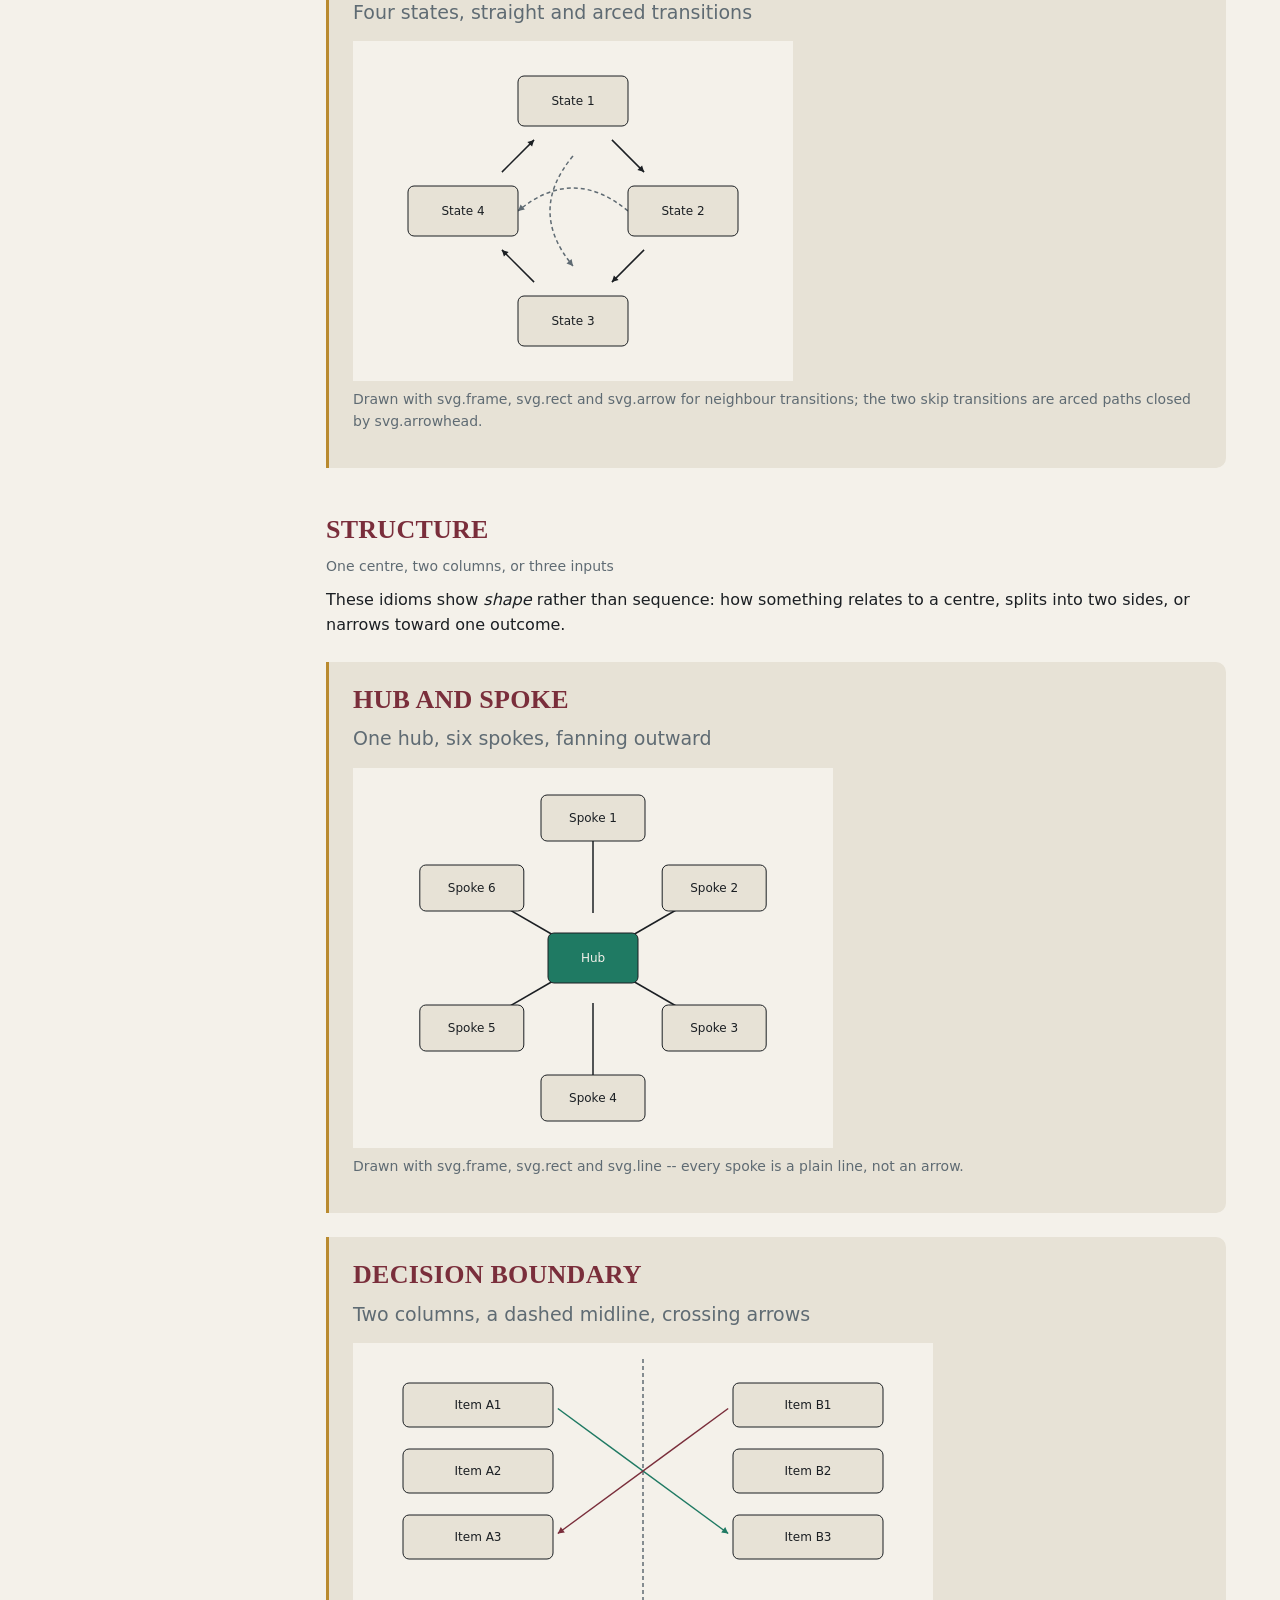
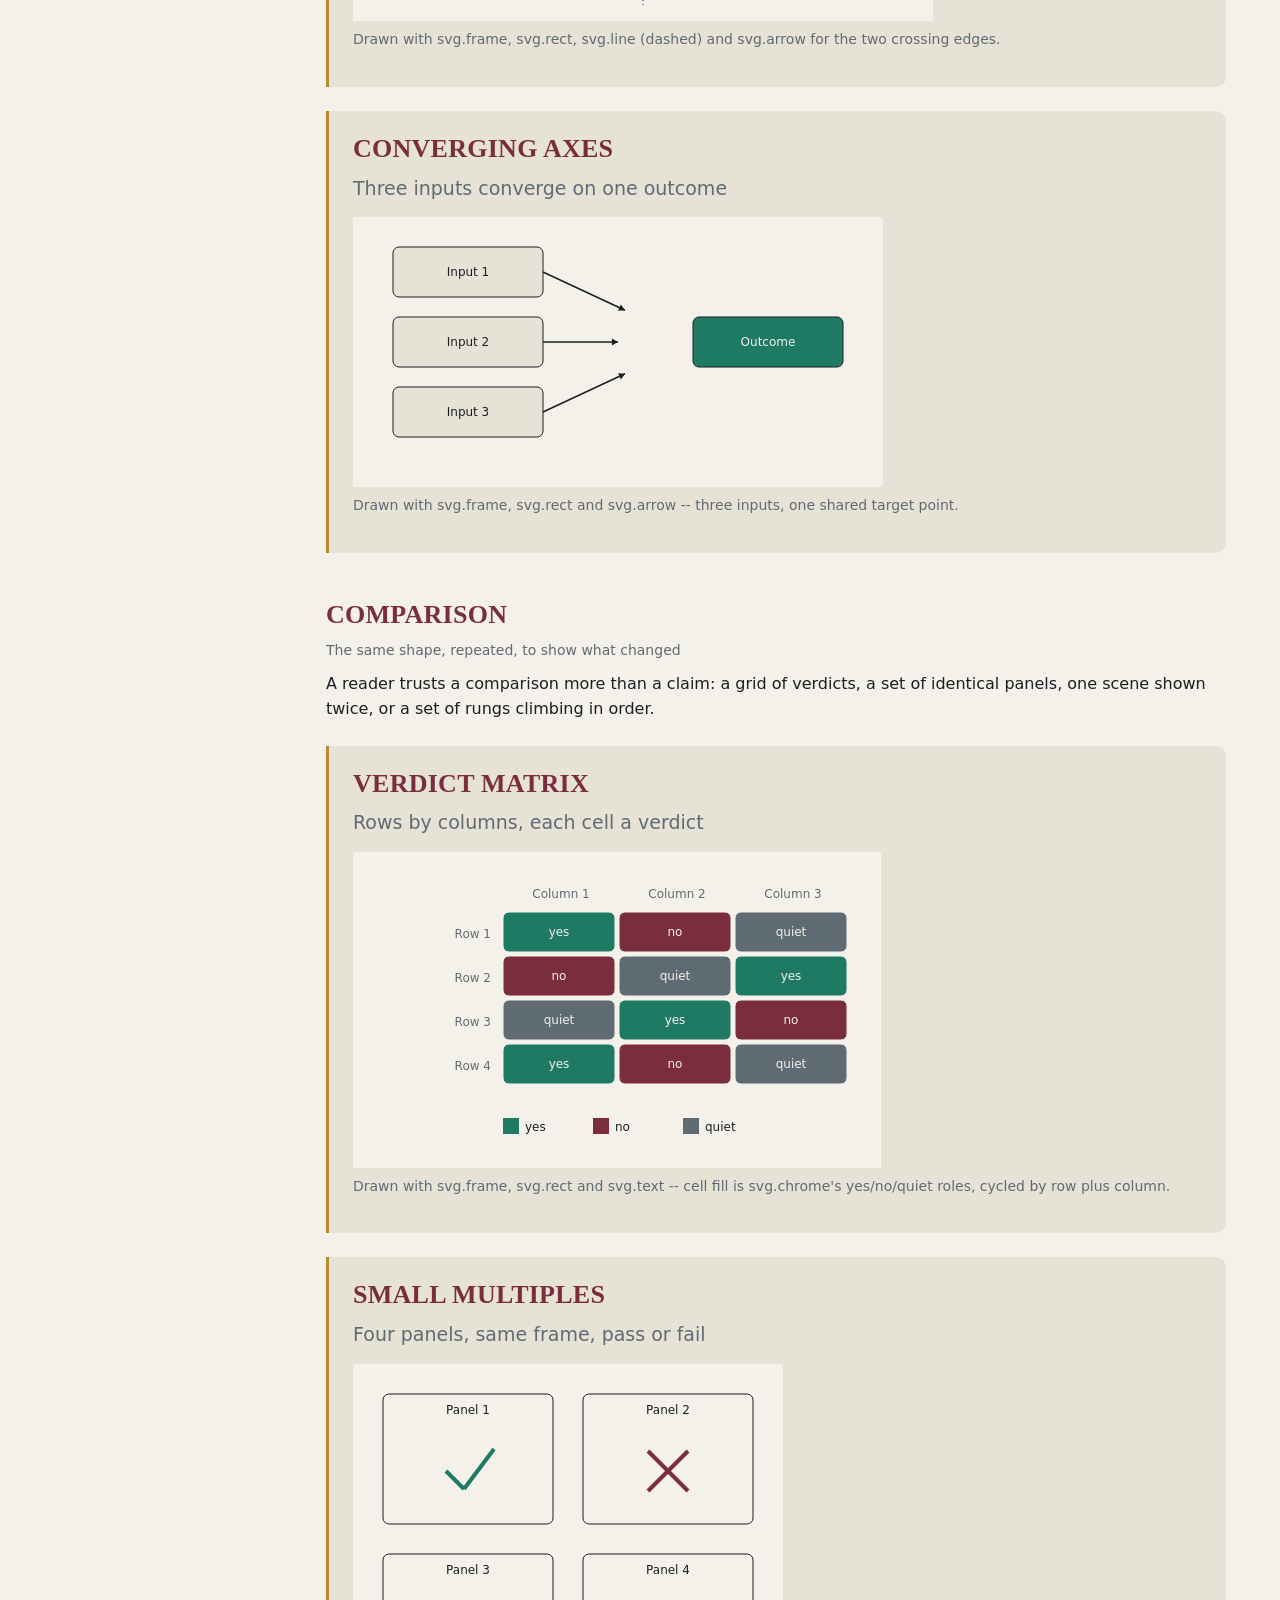
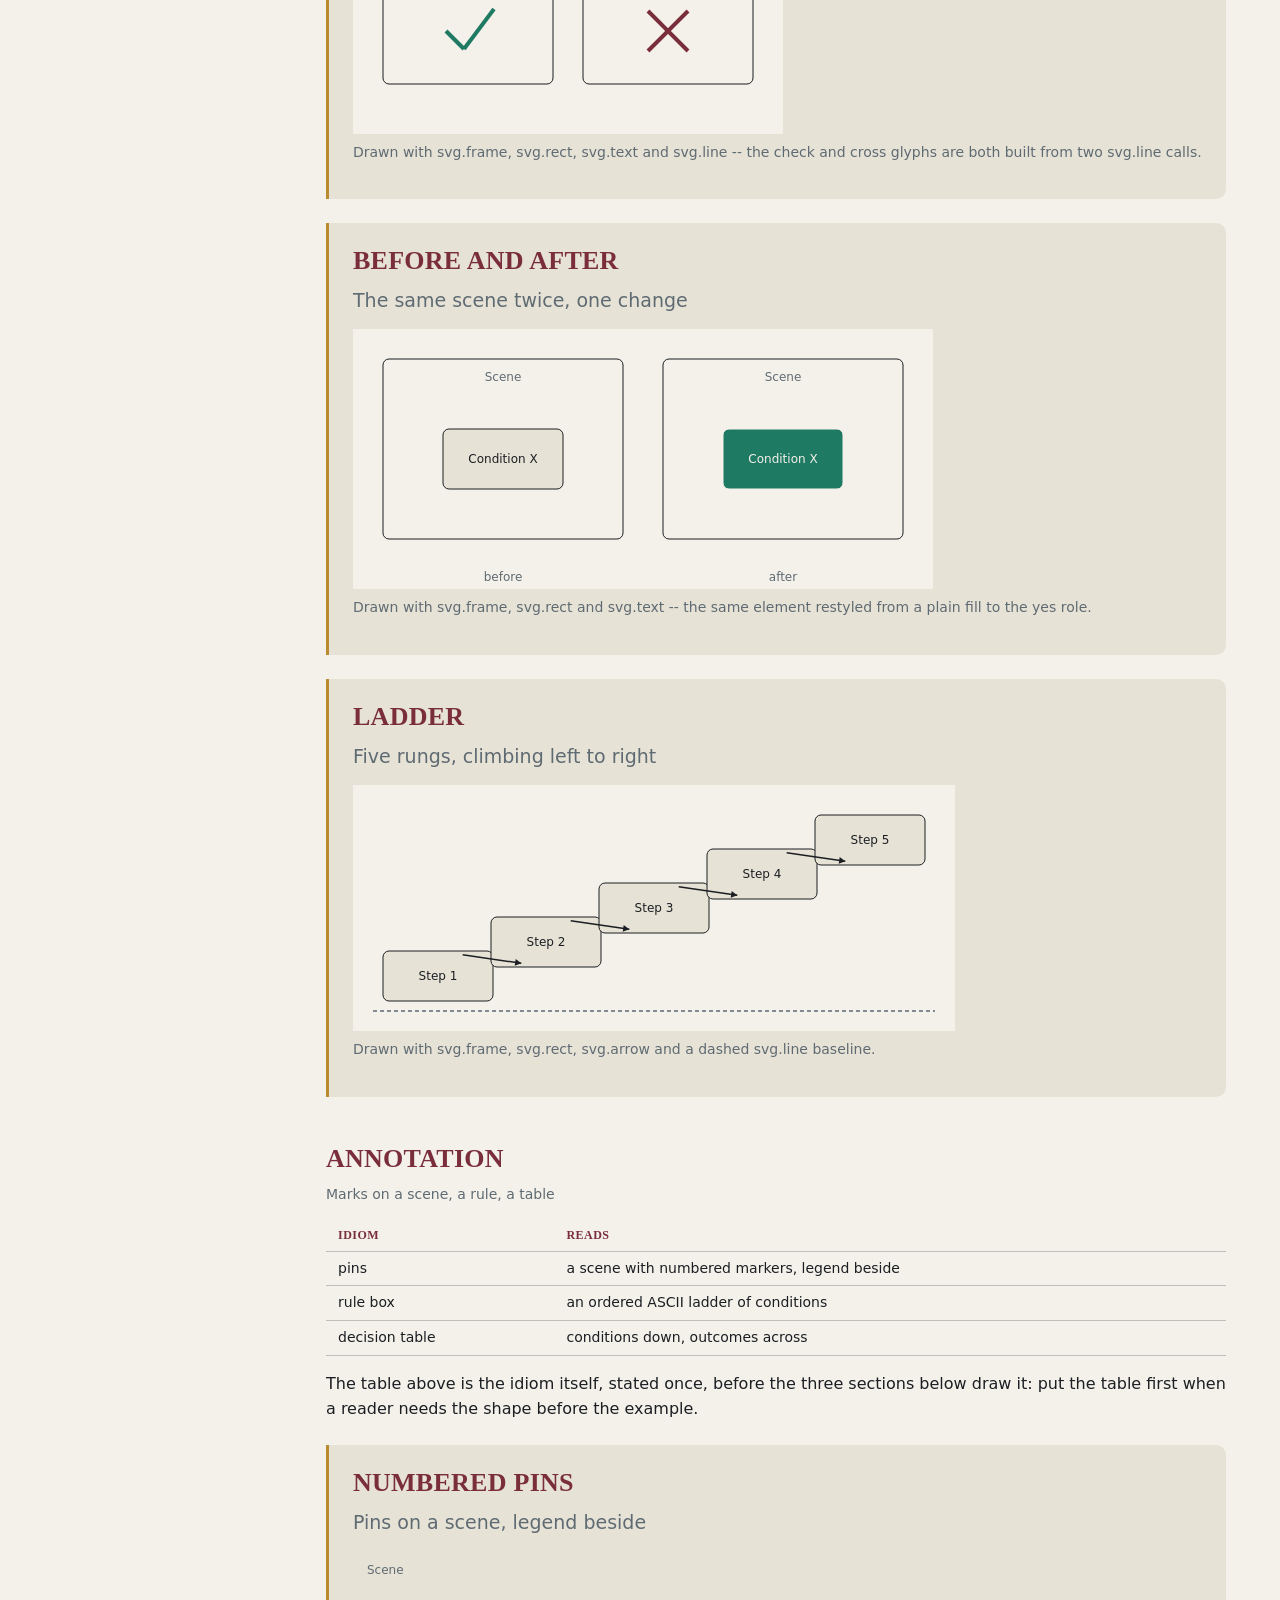
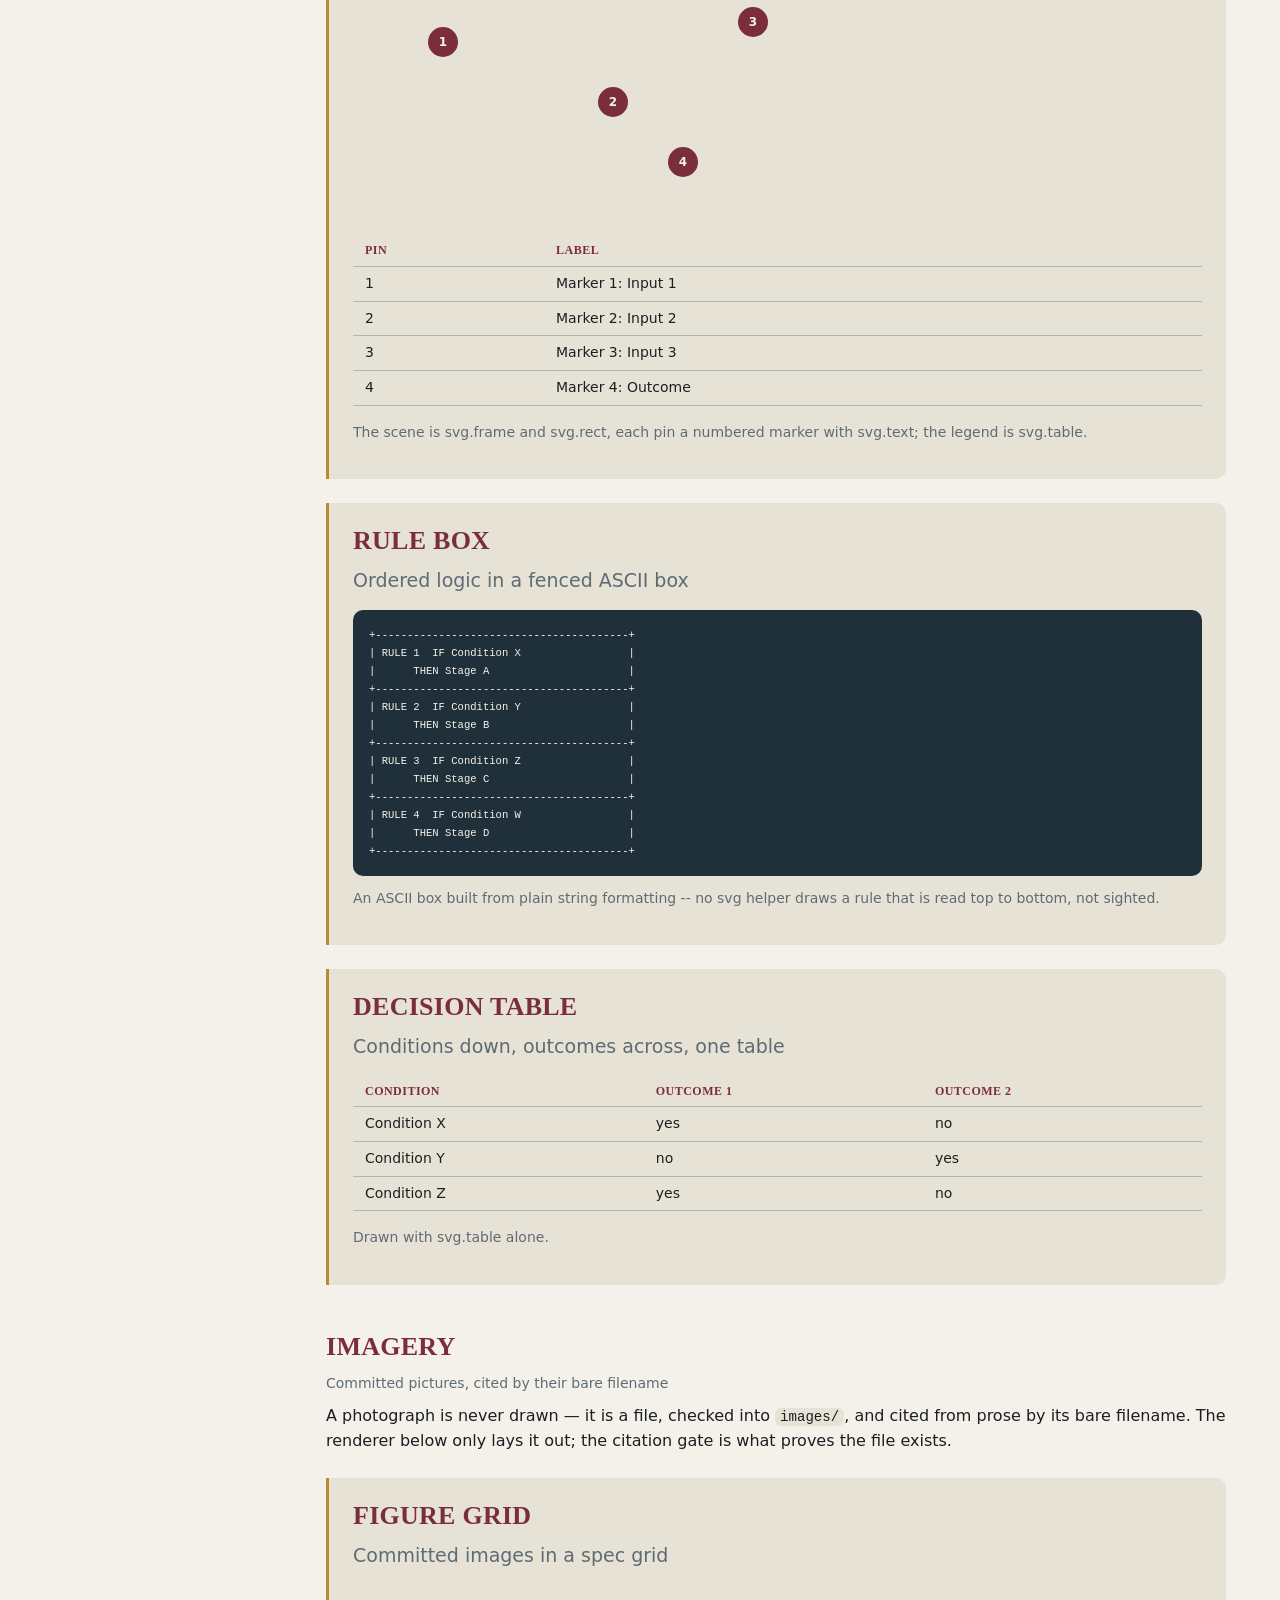
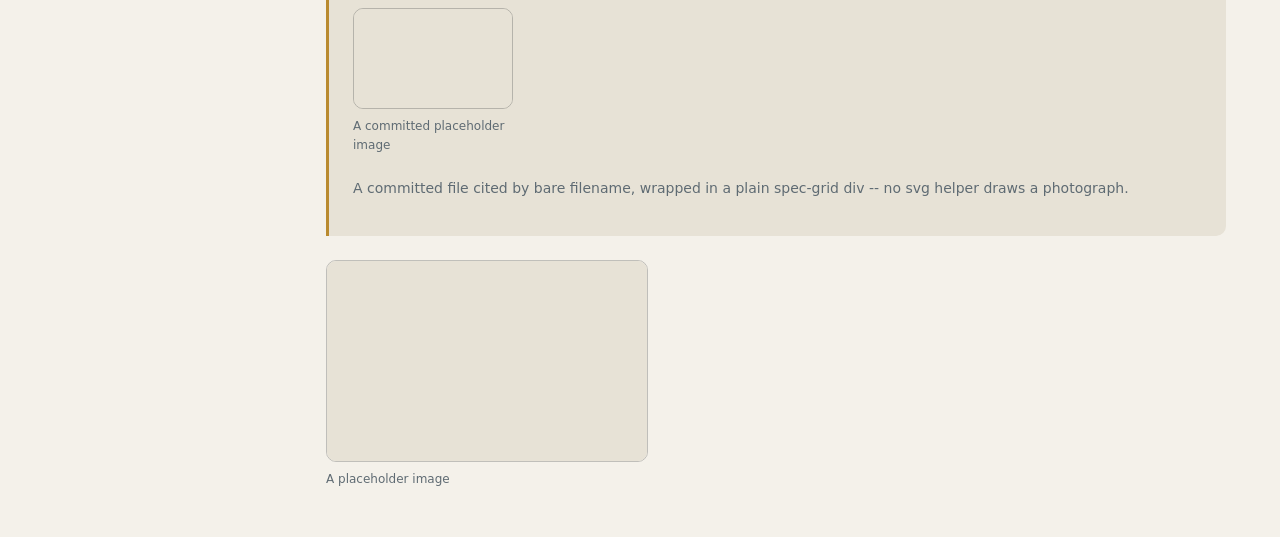
<file: site/example.html>
<!doctype html>
<html lang="en">
<head>
<meta charset="utf-8">
<meta name="viewport" content="width=device-width,initial-scale=1">
<title>Example</title>
<link rel="stylesheet" href="wiki.css">
</head>
<body>
<div class="wrap">
<aside class="side"><nav class="rail"><div class="rail-title">Wiki</div><a href="index.html">Hub</a><a href="design-system.html">Design System</a><a href="example.html" aria-current="page">Example</a><a href="glossary.html">Glossary</a><a href="ideas.html">Ideas</a><a href="config.html">Config Registry</a><a href="decisions.html">Decisions</a><a href="inbox.html">Inbox</a><a href="about.html">About</a></nav><nav class="toc"><div class="toc-title">Contents</div><a class="lv2" href="#h-00-example-how-a-diagram-gets-onto-a-page">How a diagram gets onto a page</a><a class="lv2" href="#h-01-flow-flow">Flow</a><a class="lv2" href="#s-ex-pipeline">Pipeline with feedback</a><a class="lv2" href="#s-ex-stage-chain">Stage chain with a bay</a><a class="lv2" href="#s-ex-state-cycle">State cycle</a><a class="lv2" href="#h-02-structure-structure">Structure</a><a class="lv2" href="#s-ex-fan">Hub and spoke</a><a class="lv2" href="#s-ex-decision-boundary">Decision boundary</a><a class="lv2" href="#s-ex-converge">Converging axes</a><a class="lv2" href="#h-03-comparison-comparison">Comparison</a><a class="lv2" href="#s-ex-matrix">Verdict matrix</a><a class="lv2" href="#s-ex-small-multiples">Small multiples</a><a class="lv2" href="#s-ex-before-after">Before and after</a><a class="lv2" href="#s-ex-ladder">Ladder</a><a class="lv2" href="#h-04-annotation-annotation">Annotation</a><a class="lv2" href="#s-ex-pins">Numbered pins</a><a class="lv2" href="#s-ex-rule-box">Rule box</a><a class="lv2" href="#s-ex-decision-table">Decision table</a><a class="lv2" href="#h-05-imagery-imagery">Imagery</a><a class="lv2" href="#s-ex-imagery">Figure grid</a></nav></aside>
<main>
<h1>Example</h1>
<p class="lede page-lede">Every diagram idiom the wiki draws, once each</p>
<p>This page exists to be copied and then deleted. Each section places one generated
diagram, drawn from placeholder data by a small renderer, so you can see the whole
repertoire before you write your first page — and lift the idiom you need.</p>
<h2 id="h-00-example-how-a-diagram-gets-onto-a-page">How a diagram gets onto a page</h2>
<p class="lede section-lede">A renderer, a registry entry, one placement</p>
<p>A diagram is a Python function that returns an SVG fragment. It is registered once
with a slug, a title and a <a class="gl" href="about.html#h-00-about-how-it-is-built">lede</a>, and placed once from prose with a
<code>{{section:slug}}</code> line. Prose cannot carry inline SVG; every drawing goes through a
renderer, which is what lets the build check that no colour was typed by hand.</p>
<details class="eng-notes"><summary>Engineering notes</summary>
<p>The renderers live in <code>packs/example_pack.py</code>; the shared drawing helpers in
<code>engine/svg.py</code>. <code>tests/test_example_pack.py</code> is the pack-test idiom — copy it with
your pack.</p>
</details>
<h2 id="h-01-flow-flow">Flow</h2>
<p class="lede section-lede">Pipelines, chains and cycles, drawn as boxes</p>
<p>These three idioms all show work moving through a sequence of steps — a straight
run, a run with a side path, and a run that loops back on itself.</p>
<section class="gen"><h2 id="s-ex-pipeline">Pipeline with feedback</h2><p class="lede">Five stages in a row, one return edge</p><svg viewBox="0 0 804 220" width="804" height="220" role="img"><title>Pipeline with feedback</title><rect x="0" y="0" width="804" height="220" fill="#F4F1EA"/><rect x="30.0" y="50.0" width="120.0" height="56.0" rx="6" fill="#E7E2D6" stroke="#1B1F23" stroke-width="1"/><text x="90.0" y="82.0" fill="#1B1F23" font-size="12" text-anchor="middle" font-weight="normal">Stage A</text><rect x="186.0" y="50.0" width="120.0" height="56.0" rx="6" fill="#E7E2D6" stroke="#1B1F23" stroke-width="1"/><text x="246.0" y="82.0" fill="#1B1F23" font-size="12" text-anchor="middle" font-weight="normal">Stage B</text><line x1="150.0" y1="78.0" x2="186.0" y2="78.0" stroke="#1B1F23" stroke-width="1.5"/><polygon points="186.0,78.0 179.9,81.4 179.9,74.6" fill="#1B1F23"/><rect x="342.0" y="50.0" width="120.0" height="56.0" rx="6" fill="#E7E2D6" stroke="#1B1F23" stroke-width="1"/><text x="402.0" y="82.0" fill="#1B1F23" font-size="12" text-anchor="middle" font-weight="normal">Stage C</text><line x1="306.0" y1="78.0" x2="342.0" y2="78.0" stroke="#1B1F23" stroke-width="1.5"/><polygon points="342.0,78.0 335.9,81.4 335.9,74.6" fill="#1B1F23"/><rect x="498.0" y="50.0" width="120.0" height="56.0" rx="6" fill="#E7E2D6" stroke="#1B1F23" stroke-width="1"/><text x="558.0" y="82.0" fill="#1B1F23" font-size="12" text-anchor="middle" font-weight="normal">Stage D</text><line x1="462.0" y1="78.0" x2="498.0" y2="78.0" stroke="#1B1F23" stroke-width="1.5"/><polygon points="498.0,78.0 491.9,81.4 491.9,74.6" fill="#1B1F23"/><rect x="654.0" y="50.0" width="120.0" height="56.0" rx="6" fill="#E7E2D6" stroke="#1B1F23" stroke-width="1"/><text x="714.0" y="82.0" fill="#1B1F23" font-size="12" text-anchor="middle" font-weight="normal">Stage E</text><line x1="618.0" y1="78.0" x2="654.0" y2="78.0" stroke="#1B1F23" stroke-width="1.5"/><polygon points="654.0,78.0 647.9,81.4 647.9,74.6" fill="#1B1F23"/><path d="M 714.0 106.0 Q 402.0 196.0 90.0 106.0" fill="none" stroke="#5F6B73" stroke-width="1.5" stroke-dasharray="4 3"/><polygon points="90.0,106.0 96.8,104.5 95.0,110.9" fill="#5F6B73"/></svg><p class="gen-note">Drawn with svg.frame, svg.rect, svg.arrow and svg.wrap; the return edge is a quadratic path closed by svg.arrowhead.</p></section>
<section class="gen"><h2 id="s-ex-stage-chain">Stage chain with a bay</h2><p class="lede">A chain, plus a side bay for read-backs</p><svg viewBox="0 0 660 246" width="660" height="246" role="img"><title>Stage chain with a bay</title><rect x="0" y="0" width="660" height="246" fill="#F4F1EA"/><rect x="30.0" y="40.0" width="120.0" height="56.0" rx="6" fill="#E7E2D6" stroke="#1B1F23" stroke-width="1"/><text x="90.0" y="72.0" fill="#1B1F23" font-size="12" text-anchor="middle" font-weight="normal">Input 1</text><rect x="190.0" y="40.0" width="120.0" height="56.0" rx="6" fill="#E7E2D6" stroke="#1B1F23" stroke-width="1"/><text x="250.0" y="72.0" fill="#1B1F23" font-size="12" text-anchor="middle" font-weight="normal">Input 2</text><line x1="150.0" y1="68.0" x2="190.0" y2="68.0" stroke="#1B1F23" stroke-width="1.5"/><polygon points="190.0,68.0 183.9,71.4 183.9,64.6" fill="#1B1F23"/><rect x="350.0" y="40.0" width="120.0" height="56.0" rx="6" fill="#E7E2D6" stroke="#1B1F23" stroke-width="1"/><text x="410.0" y="72.0" fill="#1B1F23" font-size="12" text-anchor="middle" font-weight="normal">Input 3</text><line x1="310.0" y1="68.0" x2="350.0" y2="68.0" stroke="#1B1F23" stroke-width="1.5"/><polygon points="350.0,68.0 343.9,71.4 343.9,64.6" fill="#1B1F23"/><rect x="510.0" y="40.0" width="120.0" height="56.0" rx="6" fill="#E7E2D6" stroke="#1B1F23" stroke-width="1"/><text x="570.0" y="72.0" fill="#1B1F23" font-size="12" text-anchor="middle" font-weight="normal">Input 4</text><line x1="470.0" y1="68.0" x2="510.0" y2="68.0" stroke="#1B1F23" stroke-width="1.5"/><polygon points="510.0,68.0 503.9,71.4 503.9,64.6" fill="#1B1F23"/><rect x="230.0" y="166.0" width="200.0" height="50.0" rx="6" fill="#F4F1EA" stroke="#5F6B73" stroke-width="1"/><text x="330.0" y="195.0" fill="#1B1F23" font-size="12" text-anchor="middle" font-weight="normal">Read-back bay</text><line x1="290.0" y1="96.0" x2="290.0" y2="166.0" stroke="#5F6B73" stroke-width="1.5" stroke-dasharray="4 3"/><polygon points="290.0,166.0 286.6,159.9 293.4,159.9" fill="#5F6B73"/><line x1="370.0" y1="166.0" x2="370.0" y2="96.0" stroke="#5F6B73" stroke-width="1.5" stroke-dasharray="4 3"/><polygon points="370.0,96.0 373.4,102.1 366.6,102.1" fill="#5F6B73"/></svg><p class="gen-note">Drawn with svg.frame, svg.rect and svg.arrow -- the bay's two dashed arrows are svg.arrow with dashed=True.</p></section>
<section class="gen"><h2 id="s-ex-state-cycle">State cycle</h2><p class="lede">Four states, straight and arced transitions</p><svg viewBox="0 0 440 340" width="440" height="340" role="img"><title>State cycle</title><rect x="0" y="0" width="440" height="340" fill="#F4F1EA"/><line x1="258.9" y1="98.9" x2="291.1" y2="131.1" stroke="#1B1F23" stroke-width="1.5"/><polygon points="291.1,131.1 284.4,129.1 289.1,124.4" fill="#1B1F23"/><line x1="291.1" y1="208.9" x2="258.9" y2="241.1" stroke="#1B1F23" stroke-width="1.5"/><polygon points="258.9,241.1 260.9,234.4 265.6,239.1" fill="#1B1F23"/><line x1="181.1" y1="241.1" x2="148.9" y2="208.9" stroke="#1B1F23" stroke-width="1.5"/><polygon points="148.9,208.9 155.6,210.9 150.9,215.6" fill="#1B1F23"/><line x1="148.9" y1="131.1" x2="181.1" y2="98.9" stroke="#1B1F23" stroke-width="1.5"/><polygon points="181.1,98.9 179.1,105.6 174.4,100.9" fill="#1B1F23"/><path d="M 220.0 115.0 Q 174.0 170.0 220.0 225.0" fill="none" stroke="#5F6B73" stroke-width="1.5" stroke-dasharray="4 3"/><polygon points="220.0,225.0 213.5,222.4 218.6,218.1" fill="#5F6B73"/><path d="M 275.0 170.0 Q 220.0 124.0 165.0 170.0" fill="none" stroke="#5F6B73" stroke-width="1.5" stroke-dasharray="4 3"/><polygon points="165.0,170.0 167.6,163.5 171.9,168.6" fill="#5F6B73"/><rect x="165.0" y="35.0" width="110.0" height="50.0" rx="6" fill="#E7E2D6" stroke="#1B1F23" stroke-width="1"/><text x="220.0" y="64.0" fill="#1B1F23" font-size="12" text-anchor="middle" font-weight="normal">State 1</text><rect x="275.0" y="145.0" width="110.0" height="50.0" rx="6" fill="#E7E2D6" stroke="#1B1F23" stroke-width="1"/><text x="330.0" y="174.0" fill="#1B1F23" font-size="12" text-anchor="middle" font-weight="normal">State 2</text><rect x="165.0" y="255.0" width="110.0" height="50.0" rx="6" fill="#E7E2D6" stroke="#1B1F23" stroke-width="1"/><text x="220.0" y="284.0" fill="#1B1F23" font-size="12" text-anchor="middle" font-weight="normal">State 3</text><rect x="55.0" y="145.0" width="110.0" height="50.0" rx="6" fill="#E7E2D6" stroke="#1B1F23" stroke-width="1"/><text x="110.0" y="174.0" fill="#1B1F23" font-size="12" text-anchor="middle" font-weight="normal">State 4</text></svg><p class="gen-note">Drawn with svg.frame, svg.rect and svg.arrow for neighbour transitions; the two skip transitions are arced paths closed by svg.arrowhead.</p></section>
<h2 id="h-02-structure-structure">Structure</h2>
<p class="lede section-lede">One centre, two columns, or three inputs</p>
<p>These idioms show <em>shape</em> rather than sequence: how something relates to a centre,
splits into two sides, or narrows toward one outcome.</p>
<section class="gen"><h2 id="s-ex-fan">Hub and spoke</h2><p class="lede">One hub, six spokes, fanning outward</p><svg viewBox="0 0 480 380" width="480" height="380" role="img"><title>Hub and spoke</title><rect x="0" y="0" width="480" height="380" fill="#F4F1EA"/><line x1="240.0" y1="145.0" x2="240.0" y2="73.0" stroke="#1B1F23" stroke-width="1.5"/><line x1="279.0" y1="167.5" x2="341.3" y2="131.5" stroke="#1B1F23" stroke-width="1.5"/><line x1="279.0" y1="212.5" x2="341.3" y2="248.5" stroke="#1B1F23" stroke-width="1.5"/><line x1="240.0" y1="235.0" x2="240.0" y2="307.0" stroke="#1B1F23" stroke-width="1.5"/><line x1="201.0" y1="212.5" x2="138.7" y2="248.5" stroke="#1B1F23" stroke-width="1.5"/><line x1="201.0" y1="167.5" x2="138.7" y2="131.5" stroke="#1B1F23" stroke-width="1.5"/><rect x="195.0" y="165.0" width="90.0" height="50.0" rx="6" fill="#1F7A63" stroke="#1B1F23" stroke-width="1"/><text x="240.0" y="194.0" fill="#F4F1EA" font-size="12" text-anchor="middle" font-weight="normal">Hub</text><rect x="188.0" y="27.0" width="104.0" height="46.0" rx="6" fill="#E7E2D6" stroke="#1B1F23" stroke-width="1"/><text x="240.0" y="54.0" fill="#1B1F23" font-size="12" text-anchor="middle" font-weight="normal">Spoke 1</text><rect x="309.2" y="97.0" width="104.0" height="46.0" rx="6" fill="#E7E2D6" stroke="#1B1F23" stroke-width="1"/><text x="361.2" y="124.0" fill="#1B1F23" font-size="12" text-anchor="middle" font-weight="normal">Spoke 2</text><rect x="309.2" y="237.0" width="104.0" height="46.0" rx="6" fill="#E7E2D6" stroke="#1B1F23" stroke-width="1"/><text x="361.2" y="264.0" fill="#1B1F23" font-size="12" text-anchor="middle" font-weight="normal">Spoke 3</text><rect x="188.0" y="307.0" width="104.0" height="46.0" rx="6" fill="#E7E2D6" stroke="#1B1F23" stroke-width="1"/><text x="240.0" y="334.0" fill="#1B1F23" font-size="12" text-anchor="middle" font-weight="normal">Spoke 4</text><rect x="66.8" y="237.0" width="104.0" height="46.0" rx="6" fill="#E7E2D6" stroke="#1B1F23" stroke-width="1"/><text x="118.8" y="264.0" fill="#1B1F23" font-size="12" text-anchor="middle" font-weight="normal">Spoke 5</text><rect x="66.8" y="97.0" width="104.0" height="46.0" rx="6" fill="#E7E2D6" stroke="#1B1F23" stroke-width="1"/><text x="118.8" y="124.0" fill="#1B1F23" font-size="12" text-anchor="middle" font-weight="normal">Spoke 6</text></svg><p class="gen-note">Drawn with svg.frame, svg.rect and svg.line -- every spoke is a plain line, not an arrow.</p></section>
<section class="gen"><h2 id="s-ex-decision-boundary">Decision boundary</h2><p class="lede">Two columns, a dashed midline, crossing arrows</p><svg viewBox="0 0 580 278" width="580" height="278" role="img"><title>Decision boundary</title><rect x="0" y="0" width="580" height="278" fill="#F4F1EA"/><line x1="290.0" y1="16.0" x2="290.0" y2="262.0" stroke="#5F6B73" stroke-width="1.5" stroke-dasharray="4 3"/><rect x="50.0" y="40.0" width="150.0" height="44.0" rx="6" fill="#E7E2D6" stroke="#1B1F23" stroke-width="1"/><text x="125.0" y="66.0" fill="#1B1F23" font-size="12" text-anchor="middle" font-weight="normal">Item A1</text><rect x="50.0" y="106.0" width="150.0" height="44.0" rx="6" fill="#E7E2D6" stroke="#1B1F23" stroke-width="1"/><text x="125.0" y="132.0" fill="#1B1F23" font-size="12" text-anchor="middle" font-weight="normal">Item A2</text><rect x="50.0" y="172.0" width="150.0" height="44.0" rx="6" fill="#E7E2D6" stroke="#1B1F23" stroke-width="1"/><text x="125.0" y="198.0" fill="#1B1F23" font-size="12" text-anchor="middle" font-weight="normal">Item A3</text><rect x="380.0" y="40.0" width="150.0" height="44.0" rx="6" fill="#E7E2D6" stroke="#1B1F23" stroke-width="1"/><text x="455.0" y="66.0" fill="#1B1F23" font-size="12" text-anchor="middle" font-weight="normal">Item B1</text><rect x="380.0" y="106.0" width="150.0" height="44.0" rx="6" fill="#E7E2D6" stroke="#1B1F23" stroke-width="1"/><text x="455.0" y="132.0" fill="#1B1F23" font-size="12" text-anchor="middle" font-weight="normal">Item B2</text><rect x="380.0" y="172.0" width="150.0" height="44.0" rx="6" fill="#E7E2D6" stroke="#1B1F23" stroke-width="1"/><text x="455.0" y="198.0" fill="#1B1F23" font-size="12" text-anchor="middle" font-weight="normal">Item B3</text><line x1="204.8" y1="65.5" x2="375.2" y2="190.5" stroke="#1F7A63" stroke-width="1.5"/><polygon points="375.2,190.5 368.2,189.5 372.2,184.1" fill="#1F7A63"/><line x1="375.2" y1="65.5" x2="204.8" y2="190.5" stroke="#7A2E3B" stroke-width="1.5"/><polygon points="204.8,190.5 207.8,184.1 211.8,189.5" fill="#7A2E3B"/></svg><p class="gen-note">Drawn with svg.frame, svg.rect, svg.line (dashed) and svg.arrow for the two crossing edges.</p></section>
<section class="gen"><h2 id="s-ex-converge">Converging axes</h2><p class="lede">Three inputs converge on one outcome</p><svg viewBox="0 0 530 270" width="530" height="270" role="img"><title>Converging axes</title><rect x="0" y="0" width="530" height="270" fill="#F4F1EA"/><rect x="40.0" y="30.0" width="150.0" height="50.0" rx="6" fill="#E7E2D6" stroke="#1B1F23" stroke-width="1"/><text x="115.0" y="59.0" fill="#1B1F23" font-size="12" text-anchor="middle" font-weight="normal">Input 1</text><line x1="190.0" y1="55.0" x2="272.0" y2="93.3" stroke="#1B1F23" stroke-width="1.5"/><polygon points="272.0,93.3 265.1,93.7 267.9,87.6" fill="#1B1F23"/><rect x="40.0" y="100.0" width="150.0" height="50.0" rx="6" fill="#E7E2D6" stroke="#1B1F23" stroke-width="1"/><text x="115.0" y="129.0" fill="#1B1F23" font-size="12" text-anchor="middle" font-weight="normal">Input 2</text><line x1="190.0" y1="125.0" x2="265.0" y2="125.0" stroke="#1B1F23" stroke-width="1.5"/><polygon points="265.0,125.0 258.9,128.4 258.9,121.6" fill="#1B1F23"/><rect x="40.0" y="170.0" width="150.0" height="50.0" rx="6" fill="#E7E2D6" stroke="#1B1F23" stroke-width="1"/><text x="115.0" y="199.0" fill="#1B1F23" font-size="12" text-anchor="middle" font-weight="normal">Input 3</text><line x1="190.0" y1="195.0" x2="272.0" y2="156.7" stroke="#1B1F23" stroke-width="1.5"/><polygon points="272.0,156.7 267.9,162.4 265.1,156.3" fill="#1B1F23"/><rect x="340.0" y="100.0" width="150.0" height="50.0" rx="6" fill="#1F7A63" stroke="#1B1F23" stroke-width="1"/><text x="415.0" y="129.0" fill="#F4F1EA" font-size="12" text-anchor="middle" font-weight="normal">Outcome</text></svg><p class="gen-note">Drawn with svg.frame, svg.rect and svg.arrow -- three inputs, one shared target point.</p></section>
<h2 id="h-03-comparison-comparison">Comparison</h2>
<p class="lede section-lede">The same shape, repeated, to show what changed</p>
<p>A reader trusts a comparison more than a claim: a grid of verdicts, a set of
identical panels, one scene shown twice, or a set of rungs climbing in order.</p>
<section class="gen"><h2 id="s-ex-matrix">Verdict matrix</h2><p class="lede">Rows by columns, each cell a verdict</p><svg viewBox="0 0 528 316" width="528" height="316" role="img"><title>Verdict matrix</title><rect x="0" y="0" width="528" height="316" fill="#F4F1EA"/><text x="208.0" y="46.0" fill="#5F6B73" font-size="12" text-anchor="middle" font-weight="normal">Column 1</text><text x="324.0" y="46.0" fill="#5F6B73" font-size="12" text-anchor="middle" font-weight="normal">Column 2</text><text x="440.0" y="46.0" fill="#5F6B73" font-size="12" text-anchor="middle" font-weight="normal">Column 3</text><text x="138.0" y="86.0" fill="#5F6B73" font-size="12" text-anchor="end" font-weight="normal">Row 1</text><rect x="150.0" y="60.0" width="112.0" height="40.0" rx="6" fill="#1F7A63" stroke="#F4F1EA" stroke-width="1"/><text x="206.0" y="84.0" fill="#F4F1EA" font-size="12" text-anchor="middle" font-weight="normal">yes</text><rect x="266.0" y="60.0" width="112.0" height="40.0" rx="6" fill="#7A2E3B" stroke="#F4F1EA" stroke-width="1"/><text x="322.0" y="84.0" fill="#F4F1EA" font-size="12" text-anchor="middle" font-weight="normal">no</text><rect x="382.0" y="60.0" width="112.0" height="40.0" rx="6" fill="#5F6B73" stroke="#F4F1EA" stroke-width="1"/><text x="438.0" y="84.0" fill="#F4F1EA" font-size="12" text-anchor="middle" font-weight="normal">quiet</text><text x="138.0" y="130.0" fill="#5F6B73" font-size="12" text-anchor="end" font-weight="normal">Row 2</text><rect x="150.0" y="104.0" width="112.0" height="40.0" rx="6" fill="#7A2E3B" stroke="#F4F1EA" stroke-width="1"/><text x="206.0" y="128.0" fill="#F4F1EA" font-size="12" text-anchor="middle" font-weight="normal">no</text><rect x="266.0" y="104.0" width="112.0" height="40.0" rx="6" fill="#5F6B73" stroke="#F4F1EA" stroke-width="1"/><text x="322.0" y="128.0" fill="#F4F1EA" font-size="12" text-anchor="middle" font-weight="normal">quiet</text><rect x="382.0" y="104.0" width="112.0" height="40.0" rx="6" fill="#1F7A63" stroke="#F4F1EA" stroke-width="1"/><text x="438.0" y="128.0" fill="#F4F1EA" font-size="12" text-anchor="middle" font-weight="normal">yes</text><text x="138.0" y="174.0" fill="#5F6B73" font-size="12" text-anchor="end" font-weight="normal">Row 3</text><rect x="150.0" y="148.0" width="112.0" height="40.0" rx="6" fill="#5F6B73" stroke="#F4F1EA" stroke-width="1"/><text x="206.0" y="172.0" fill="#F4F1EA" font-size="12" text-anchor="middle" font-weight="normal">quiet</text><rect x="266.0" y="148.0" width="112.0" height="40.0" rx="6" fill="#1F7A63" stroke="#F4F1EA" stroke-width="1"/><text x="322.0" y="172.0" fill="#F4F1EA" font-size="12" text-anchor="middle" font-weight="normal">yes</text><rect x="382.0" y="148.0" width="112.0" height="40.0" rx="6" fill="#7A2E3B" stroke="#F4F1EA" stroke-width="1"/><text x="438.0" y="172.0" fill="#F4F1EA" font-size="12" text-anchor="middle" font-weight="normal">no</text><text x="138.0" y="218.0" fill="#5F6B73" font-size="12" text-anchor="end" font-weight="normal">Row 4</text><rect x="150.0" y="192.0" width="112.0" height="40.0" rx="6" fill="#1F7A63" stroke="#F4F1EA" stroke-width="1"/><text x="206.0" y="216.0" fill="#F4F1EA" font-size="12" text-anchor="middle" font-weight="normal">yes</text><rect x="266.0" y="192.0" width="112.0" height="40.0" rx="6" fill="#7A2E3B" stroke="#F4F1EA" stroke-width="1"/><text x="322.0" y="216.0" fill="#F4F1EA" font-size="12" text-anchor="middle" font-weight="normal">no</text><rect x="382.0" y="192.0" width="112.0" height="40.0" rx="6" fill="#5F6B73" stroke="#F4F1EA" stroke-width="1"/><text x="438.0" y="216.0" fill="#F4F1EA" font-size="12" text-anchor="middle" font-weight="normal">quiet</text><rect x="150.0" y="266.0" width="16.0" height="16.0" rx="0" fill="#1F7A63"/><text x="172.0" y="279.0" fill="#1B1F23" font-size="12" text-anchor="start" font-weight="normal">yes</text><rect x="240.0" y="266.0" width="16.0" height="16.0" rx="0" fill="#7A2E3B"/><text x="262.0" y="279.0" fill="#1B1F23" font-size="12" text-anchor="start" font-weight="normal">no</text><rect x="330.0" y="266.0" width="16.0" height="16.0" rx="0" fill="#5F6B73"/><text x="352.0" y="279.0" fill="#1B1F23" font-size="12" text-anchor="start" font-weight="normal">quiet</text></svg><p class="gen-note">Drawn with svg.frame, svg.rect and svg.text -- cell fill is svg.chrome's yes/no/quiet roles, cycled by row plus column.</p></section>
<section class="gen"><h2 id="s-ex-small-multiples">Small multiples</h2><p class="lede">Four panels, same frame, pass or fail</p><svg viewBox="0 0 430 370" width="430" height="370" role="img"><title>Small multiples</title><rect x="0" y="0" width="430" height="370" fill="#F4F1EA"/><rect x="30.0" y="30.0" width="170.0" height="130.0" rx="6" fill="#F4F1EA" stroke="#1B1F23" stroke-width="1"/><text x="115.0" y="50.0" fill="#1B1F23" font-size="12" text-anchor="middle" font-weight="normal">Panel 1</text><line x1="93.0" y1="107.0" x2="111.0" y2="125.0" stroke="#1F7A63" stroke-width="4"/><line x1="111.0" y1="125.0" x2="141.0" y2="85.0" stroke="#1F7A63" stroke-width="4"/><rect x="230.0" y="30.0" width="170.0" height="130.0" rx="6" fill="#F4F1EA" stroke="#1B1F23" stroke-width="1"/><text x="315.0" y="50.0" fill="#1B1F23" font-size="12" text-anchor="middle" font-weight="normal">Panel 2</text><line x1="295.0" y1="87.0" x2="335.0" y2="127.0" stroke="#7A2E3B" stroke-width="4"/><line x1="295.0" y1="127.0" x2="335.0" y2="87.0" stroke="#7A2E3B" stroke-width="4"/><rect x="30.0" y="190.0" width="170.0" height="130.0" rx="6" fill="#F4F1EA" stroke="#1B1F23" stroke-width="1"/><text x="115.0" y="210.0" fill="#1B1F23" font-size="12" text-anchor="middle" font-weight="normal">Panel 3</text><line x1="93.0" y1="267.0" x2="111.0" y2="285.0" stroke="#1F7A63" stroke-width="4"/><line x1="111.0" y1="285.0" x2="141.0" y2="245.0" stroke="#1F7A63" stroke-width="4"/><rect x="230.0" y="190.0" width="170.0" height="130.0" rx="6" fill="#F4F1EA" stroke="#1B1F23" stroke-width="1"/><text x="315.0" y="210.0" fill="#1B1F23" font-size="12" text-anchor="middle" font-weight="normal">Panel 4</text><line x1="295.0" y1="247.0" x2="335.0" y2="287.0" stroke="#7A2E3B" stroke-width="4"/><line x1="295.0" y1="287.0" x2="335.0" y2="247.0" stroke="#7A2E3B" stroke-width="4"/></svg><p class="gen-note">Drawn with svg.frame, svg.rect, svg.text and svg.line -- the check and cross glyphs are both built from two svg.line calls.</p></section>
<section class="gen"><h2 id="s-ex-before-after">Before and after</h2><p class="lede">The same scene twice, one change</p><svg viewBox="0 0 580 260" width="580" height="260" role="img"><title>Before and after</title><rect x="0" y="0" width="580" height="260" fill="#F4F1EA"/><rect x="30.0" y="30.0" width="240.0" height="180.0" rx="6" fill="#F4F1EA" stroke="#1B1F23" stroke-width="1"/><text x="150.0" y="52.0" fill="#5F6B73" font-size="12" text-anchor="middle" font-weight="normal">Scene</text><rect x="90.0" y="100.0" width="120.0" height="60.0" rx="6" fill="#E7E2D6" stroke="#1B1F23" stroke-width="1"/><text x="150.0" y="134.0" fill="#1B1F23" font-size="12" text-anchor="middle" font-weight="normal">Condition X</text><rect x="310.0" y="30.0" width="240.0" height="180.0" rx="6" fill="#F4F1EA" stroke="#1B1F23" stroke-width="1"/><text x="430.0" y="52.0" fill="#5F6B73" font-size="12" text-anchor="middle" font-weight="normal">Scene</text><rect x="370.0" y="100.0" width="120.0" height="60.0" rx="6" fill="#1F7A63" stroke="#F4F1EA" stroke-width="1"/><text x="430.0" y="134.0" fill="#F4F1EA" font-size="12" text-anchor="middle" font-weight="normal">Condition X</text><text x="150.0" y="252.0" fill="#5F6B73" font-size="12" text-anchor="middle" font-weight="normal">before</text><text x="430.0" y="252.0" fill="#5F6B73" font-size="12" text-anchor="middle" font-weight="normal">after</text></svg><p class="gen-note">Drawn with svg.frame, svg.rect and svg.text -- the same element restyled from a plain fill to the yes role.</p></section>
<section class="gen"><h2 id="s-ex-ladder">Ladder</h2><p class="lede">Five rungs, climbing left to right</p><svg viewBox="0 0 602 246" width="602" height="246" role="img"><title>Ladder</title><rect x="0" y="0" width="602" height="246" fill="#F4F1EA"/><rect x="30.0" y="166.0" width="110.0" height="50.0" rx="6" fill="#E7E2D6" stroke="#1B1F23" stroke-width="1"/><text x="85.0" y="195.0" fill="#1B1F23" font-size="12" text-anchor="middle" font-weight="normal">Step 1</text><rect x="138.0" y="132.0" width="110.0" height="50.0" rx="6" fill="#E7E2D6" stroke="#1B1F23" stroke-width="1"/><text x="193.0" y="161.0" fill="#1B1F23" font-size="12" text-anchor="middle" font-weight="normal">Step 2</text><line x1="109.7" y1="169.7" x2="168.3" y2="178.3" stroke="#1B1F23" stroke-width="1.5"/><polygon points="168.3,178.3 161.7,180.8 162.7,174.1" fill="#1B1F23"/><rect x="246.0" y="98.0" width="110.0" height="50.0" rx="6" fill="#E7E2D6" stroke="#1B1F23" stroke-width="1"/><text x="301.0" y="127.0" fill="#1B1F23" font-size="12" text-anchor="middle" font-weight="normal">Step 3</text><line x1="217.7" y1="135.7" x2="276.3" y2="144.3" stroke="#1B1F23" stroke-width="1.5"/><polygon points="276.3,144.3 269.7,146.8 270.7,140.1" fill="#1B1F23"/><rect x="354.0" y="64.0" width="110.0" height="50.0" rx="6" fill="#E7E2D6" stroke="#1B1F23" stroke-width="1"/><text x="409.0" y="93.0" fill="#1B1F23" font-size="12" text-anchor="middle" font-weight="normal">Step 4</text><line x1="325.7" y1="101.7" x2="384.3" y2="110.3" stroke="#1B1F23" stroke-width="1.5"/><polygon points="384.3,110.3 377.7,112.8 378.7,106.1" fill="#1B1F23"/><rect x="462.0" y="30.0" width="110.0" height="50.0" rx="6" fill="#E7E2D6" stroke="#1B1F23" stroke-width="1"/><text x="517.0" y="59.0" fill="#1B1F23" font-size="12" text-anchor="middle" font-weight="normal">Step 5</text><line x1="433.7" y1="67.7" x2="492.3" y2="76.3" stroke="#1B1F23" stroke-width="1.5"/><polygon points="492.3,76.3 485.7,78.8 486.7,72.1" fill="#1B1F23"/><line x1="20.0" y1="226.0" x2="582.0" y2="226.0" stroke="#5F6B73" stroke-width="1.5" stroke-dasharray="4 3"/></svg><p class="gen-note">Drawn with svg.frame, svg.rect, svg.arrow and a dashed svg.line baseline.</p></section>
<h2 id="h-04-annotation-annotation">Annotation</h2>
<p class="lede section-lede">Marks on a scene, a rule, a table</p>
<table><thead><tr><th>idiom</th><th>reads</th></tr></thead><tbody><tr><td>pins</td><td>a scene with numbered markers, legend beside</td></tr><tr><td>rule box</td><td>an ordered ASCII ladder of conditions</td></tr><tr><td>decision table</td><td>conditions down, outcomes across</td></tr></tbody></table>
<p>The table above is the idiom itself, stated once, before the three sections below
draw it: put the table first when a reader needs the shape before the example.</p>
<section class="gen"><h2 id="s-ex-pins">Numbered pins</h2><p class="lede">Pins on a scene, legend beside</p><svg viewBox="0 0 500 260" width="500" height="260" role="img"><title>Numbered pins</title><rect x="0" y="0" width="500" height="260" fill="#F4F1EA"/><rect x="0.0" y="0.0" width="500.0" height="260.0" rx="0" fill="#E7E2D6"/><text x="14.0" y="22.0" fill="#5F6B73" font-size="12" text-anchor="start" font-weight="normal">Scene</text><circle cx="90.0" cy="90.0" r="15" fill="#7A2E3B"/><text x="90.0" y="94.0" fill="#F4F1EA" font-size="12" text-anchor="middle" font-weight="bold">1</text><circle cx="260.0" cy="150.0" r="15" fill="#7A2E3B"/><text x="260.0" y="154.0" fill="#F4F1EA" font-size="12" text-anchor="middle" font-weight="bold">2</text><circle cx="400.0" cy="70.0" r="15" fill="#7A2E3B"/><text x="400.0" y="74.0" fill="#F4F1EA" font-size="12" text-anchor="middle" font-weight="bold">3</text><circle cx="330.0" cy="210.0" r="15" fill="#7A2E3B"/><text x="330.0" y="214.0" fill="#F4F1EA" font-size="12" text-anchor="middle" font-weight="bold">4</text></svg><table><thead><tr><th>pin</th><th>label</th></tr></thead><tbody><tr><td>1</td><td>Marker 1: Input 1</td></tr><tr><td>2</td><td>Marker 2: Input 2</td></tr><tr><td>3</td><td>Marker 3: Input 3</td></tr><tr><td>4</td><td>Marker 4: Outcome</td></tr></tbody></table><p class="gen-note">The scene is svg.frame and svg.rect, each pin a numbered marker with svg.text; the legend is svg.table.</p></section>
<section class="gen"><h2 id="s-ex-rule-box">Rule box</h2><p class="lede">Ordered logic in a fenced ASCII box</p><pre><code>+----------------------------------------+
| RULE 1  IF Condition X                 |
|      THEN Stage A                      |
+----------------------------------------+
| RULE 2  IF Condition Y                 |
|      THEN Stage B                      |
+----------------------------------------+
| RULE 3  IF Condition Z                 |
|      THEN Stage C                      |
+----------------------------------------+
| RULE 4  IF Condition W                 |
|      THEN Stage D                      |
+----------------------------------------+</code></pre><p class="gen-note">An ASCII box built from plain string formatting -- no svg helper draws a rule that is read top to bottom, not sighted.</p></section>
<section class="gen"><h2 id="s-ex-decision-table">Decision table</h2><p class="lede">Conditions down, outcomes across, one table</p><table><thead><tr><th>condition</th><th>Outcome 1</th><th>Outcome 2</th></tr></thead><tbody><tr><td>Condition X</td><td>yes</td><td>no</td></tr><tr><td>Condition Y</td><td>no</td><td>yes</td></tr><tr><td>Condition Z</td><td>yes</td><td>no</td></tr></tbody></table><p class="gen-note">Drawn with svg.table alone.</p></section>
<h2 id="h-05-imagery-imagery">Imagery</h2>
<p class="lede section-lede">Committed pictures, cited by their bare filename</p>
<p>A photograph is never drawn — it is a file, checked into <code>images/</code>, and cited from
prose by its bare filename. The renderer below only lays it out; the citation
gate is what proves the file exists.</p>
<section class="gen"><h2 id="s-ex-imagery">Figure grid</h2><p class="lede">Committed images in a spec grid</p><div class="spec-grid"><figure><img src="../images/placeholder.png" alt="A committed placeholder image"><figcaption>A committed placeholder image</figcaption></figure></div><p class="gen-note">A committed file cited by bare filename, wrapped in a plain spec-grid div -- no svg helper draws a photograph.</p></section>
<figure><img src="../images/placeholder.png" alt="A placeholder image"><figcaption>A placeholder image</figcaption></figure>
</main>
</div>
</body>
</html>
</file>
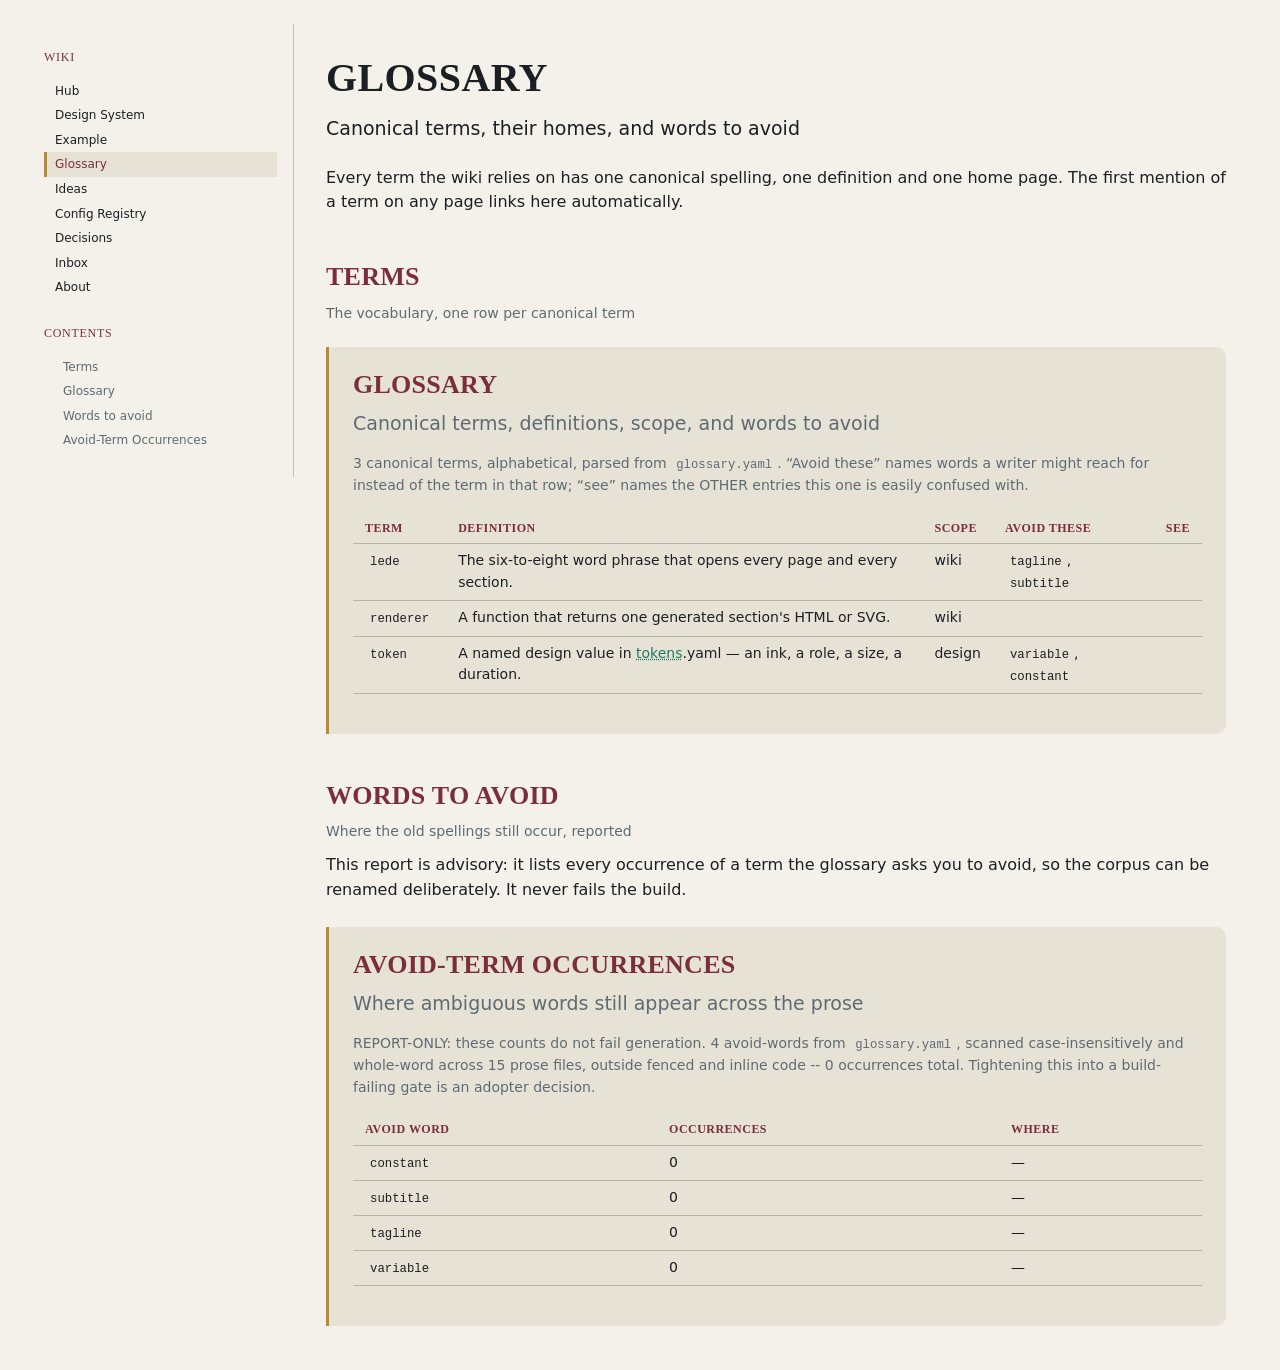
<file: site/glossary.html>
<!doctype html>
<html lang="en">
<head>
<meta charset="utf-8">
<meta name="viewport" content="width=device-width,initial-scale=1">
<title>Glossary</title>
<link rel="stylesheet" href="wiki.css">
</head>
<body>
<div class="wrap">
<aside class="side"><nav class="rail"><div class="rail-title">Wiki</div><a href="index.html">Hub</a><a href="design-system.html">Design System</a><a href="example.html">Example</a><a href="glossary.html" aria-current="page">Glossary</a><a href="ideas.html">Ideas</a><a href="config.html">Config Registry</a><a href="decisions.html">Decisions</a><a href="inbox.html">Inbox</a><a href="about.html">About</a></nav><nav class="toc"><div class="toc-title">Contents</div><a class="lv2" href="#h-00-glossary-terms">Terms</a><a class="lv2" href="#s-gl-terms">Glossary</a><a class="lv2" href="#h-00-glossary-words-to-avoid">Words to avoid</a><a class="lv2" href="#s-gl-occurrences">Avoid-Term Occurrences</a></nav></aside>
<main>
<h1>Glossary</h1>
<p class="lede page-lede">Canonical terms, their homes, and words to avoid</p>
<p>Every term the wiki relies on has one canonical spelling, one definition and one home
page. The first mention of a term on any page links here automatically.</p>
<h2 id="h-00-glossary-terms">Terms</h2>
<p class="lede section-lede">The vocabulary, one row per canonical term</p>
<section class="gen"><h2 id="s-gl-terms">Glossary</h2><p class="lede">Canonical terms, definitions, scope, and words to avoid</p><p class="gen-note">3 canonical terms, alphabetical, parsed from <code>glossary.yaml</code>. “Avoid these” names words a writer might reach for instead of the term in that row; “see” names the OTHER entries this one is easily confused with.</p><table><thead><tr><th>term</th><th>definition</th><th>scope</th><th>avoid these</th><th>see</th></tr></thead><tbody><tr id="h-00-about-how-it-is-built"><td><code>lede</code></td><td>The six-to-eight word phrase that opens every page and every section.</td><td>wiki</td><td><code>tagline</code>, <code>subtitle</code></td><td></td></tr><tr id="h-00-example-how-a-diagram-gets-onto-a-page"><td><code>renderer</code></td><td>A function that returns one generated section&#x27;s HTML or SVG.</td><td>wiki</td><td></td><td></td></tr><tr id="s-ds-inks"><td><code>token</code></td><td>A named design value in <a class="gl" href="design-system.html#s-ds-inks">tokens</a>.yaml — an ink, a role, a size, a duration.</td><td>design</td><td><code>variable</code>, <code>constant</code></td><td></td></tr></tbody></table></section>
<h2 id="h-00-glossary-words-to-avoid">Words to avoid</h2>
<p class="lede section-lede">Where the old spellings still occur, reported</p>
<p>This report is advisory: it lists every occurrence of a term the glossary asks you to
avoid, so the corpus can be renamed deliberately. It never fails the build.</p>
<section class="gen"><h2 id="s-gl-occurrences">Avoid-Term Occurrences</h2><p class="lede">Where ambiguous words still appear across the prose</p><p class="gen-note">REPORT-ONLY: these counts do not fail generation. 4 avoid-words from <code>glossary.yaml</code>, scanned case-insensitively and whole-word across 15 prose files, outside fenced and inline code -- 0 occurrences total. Tightening this into a build-failing gate is an adopter decision.</p><table><thead><tr><th>avoid word</th><th>occurrences</th><th>where</th></tr></thead><tbody><tr><td><code>constant</code></td><td>0</td><td>—</td></tr><tr><td><code>subtitle</code></td><td>0</td><td>—</td></tr><tr><td><code>tagline</code></td><td>0</td><td>—</td></tr><tr><td><code>variable</code></td><td>0</td><td>—</td></tr></tbody></table></section>
</main>
</div>
</body>
</html>
</file>
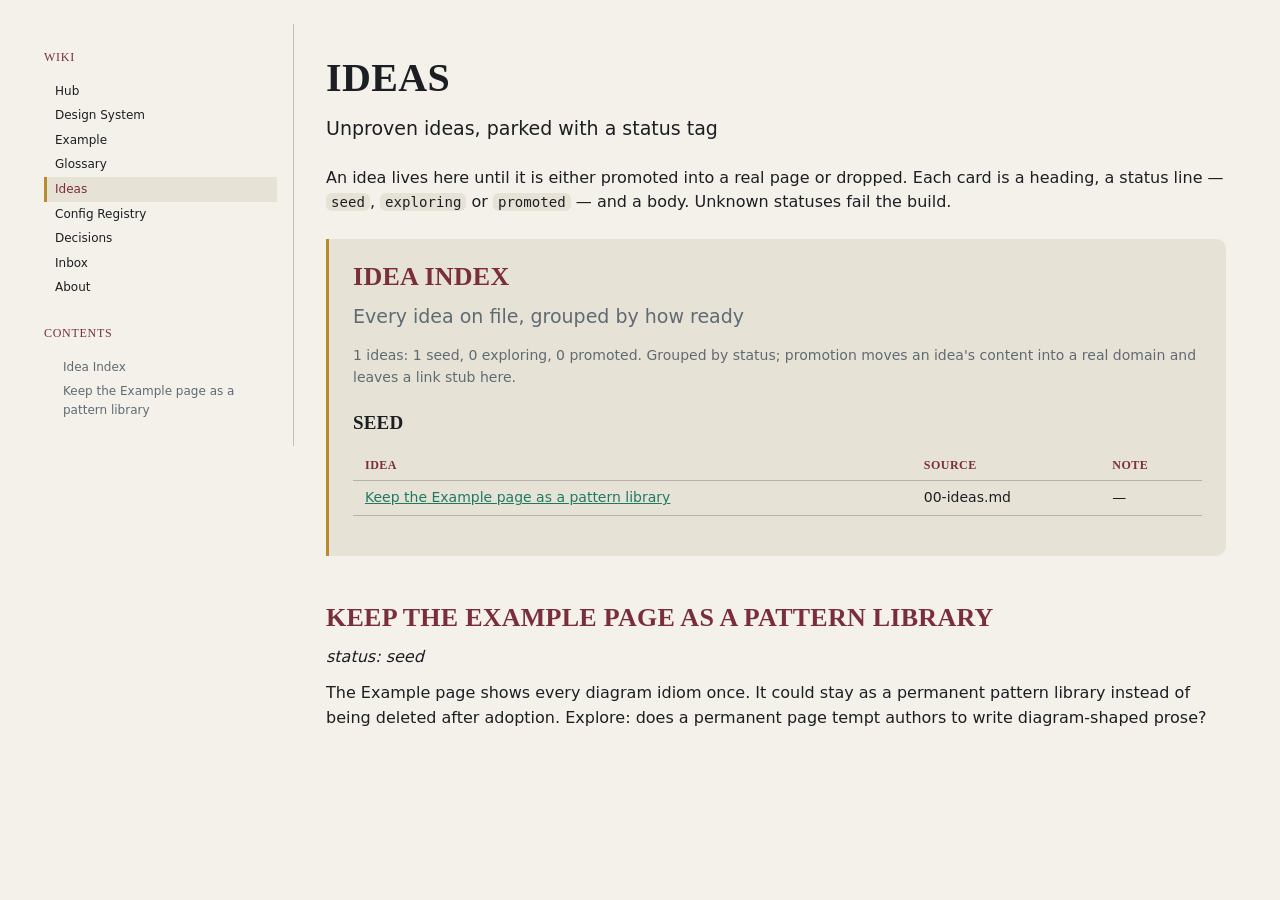
<file: site/ideas.html>
<!doctype html>
<html lang="en">
<head>
<meta charset="utf-8">
<meta name="viewport" content="width=device-width,initial-scale=1">
<title>Ideas</title>
<link rel="stylesheet" href="wiki.css">
</head>
<body>
<div class="wrap">
<aside class="side"><nav class="rail"><div class="rail-title">Wiki</div><a href="index.html">Hub</a><a href="design-system.html">Design System</a><a href="example.html">Example</a><a href="glossary.html">Glossary</a><a href="ideas.html" aria-current="page">Ideas</a><a href="config.html">Config Registry</a><a href="decisions.html">Decisions</a><a href="inbox.html">Inbox</a><a href="about.html">About</a></nav><nav class="toc"><div class="toc-title">Contents</div><a class="lv2" href="#s-id-index">Idea Index</a><a class="lv2" href="#h-00-ideas-keep-the-example-page-as-a-pattern-library">Keep the Example page as a pattern library</a></nav></aside>
<main>
<h1>Ideas</h1>
<p class="lede page-lede">Unproven ideas, parked with a status tag</p>
<p>An idea lives here until it is either promoted into a real page or dropped. Each card
is a heading, a status line — <code>seed</code>, <code>exploring</code> or <code>promoted</code> — and a body. Unknown
statuses fail the build.</p>
<section class="gen"><h2 id="s-id-index">Idea Index</h2><p class="lede">Every idea on file, grouped by how ready</p><p class="gen-note">1 ideas: 1 seed, 0 exploring, 0 promoted. Grouped by status; promotion moves an idea's content into a real domain and leaves a link stub here.</p><h3>Seed</h3><table><thead><tr><th>idea</th><th>source</th><th>note</th></tr></thead><tbody><tr><td><a href="#h-00-ideas-keep-the-example-page-as-a-pattern-library">Keep the Example page as a pattern library</a></td><td>00-ideas.md</td><td>—</td></tr></tbody></table></section>
<h2 id="h-00-ideas-keep-the-example-page-as-a-pattern-library">Keep the Example page as a pattern library</h2>
<p><em>status: seed</em></p>
<p>The Example page shows every diagram idiom once. It could stay as a permanent
pattern library instead of being deleted after adoption. Explore: does a
permanent page tempt authors to write diagram-shaped prose?</p>
</main>
</div>
</body>
</html>
</file>
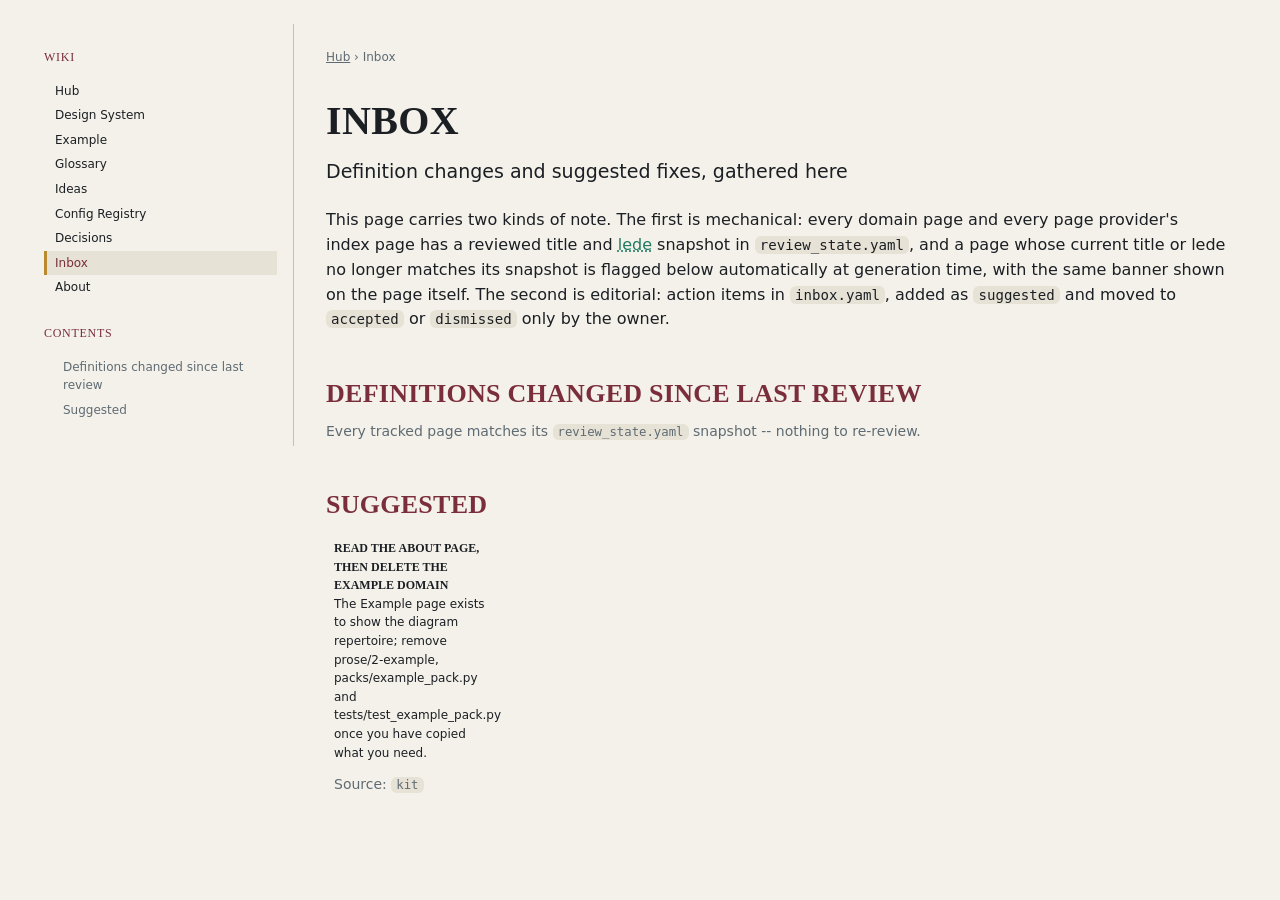
<file: site/inbox.html>
<!doctype html>
<html lang="en">
<head>
<meta charset="utf-8">
<meta name="viewport" content="width=device-width,initial-scale=1">
<title>Inbox</title>
<link rel="stylesheet" href="wiki.css">
</head>
<body>
<div class="wrap">
<aside class="side"><nav class="rail"><div class="rail-title">Wiki</div><a href="index.html">Hub</a><a href="design-system.html">Design System</a><a href="example.html">Example</a><a href="glossary.html">Glossary</a><a href="ideas.html">Ideas</a><a href="config.html">Config Registry</a><a href="decisions.html">Decisions</a><a href="inbox.html" aria-current="page">Inbox</a><a href="about.html">About</a></nav><nav class="toc"><div class="toc-title">Contents</div><a class="lv2" href="#i-flags">Definitions changed since last review</a><a class="lv2" href="#i-suggested">Suggested</a></nav></aside>
<main>
<nav class="crumbs"><a href="index.html">Hub</a> › <span>Inbox</span></nav><h1>Inbox</h1>
<p class="lede page-lede">Definition changes and suggested fixes, gathered here</p>
<p>This page carries two kinds of note. The first is mechanical: every domain page and every page provider's index page has a reviewed title and <a class="gl" href="about.html#h-00-about-how-it-is-built">lede</a> snapshot in <code>review_state.yaml</code>, and a page whose current title or lede no longer matches its snapshot is flagged below automatically at generation time, with the same banner shown on the page itself. The second is editorial: action items in <code>inbox.yaml</code>, added as <code>suggested</code> and moved to <code>accepted</code> or <code>dismissed</code> only by the owner.</p>
<h2 id="i-flags">Definitions changed since last review</h2>
<p class="gen-note">Every tracked page matches its <code>review_state.yaml</code> snapshot -- nothing to re-review.</p>
<h2 id="i-suggested">Suggested</h2>
<div class="spec-grid"><div class="spec" id="inbox-welcome"><b>Read the About page, then delete the Example domain</b><p>The Example page exists to show the diagram repertoire; remove prose/2-example, packs/example_pack.py and tests/test_example_pack.py once you have copied what you need.</p><div class="gen-note">Source: <code>kit</code></div></div></div>
</main>
</div>
</body>
</html>
</file>
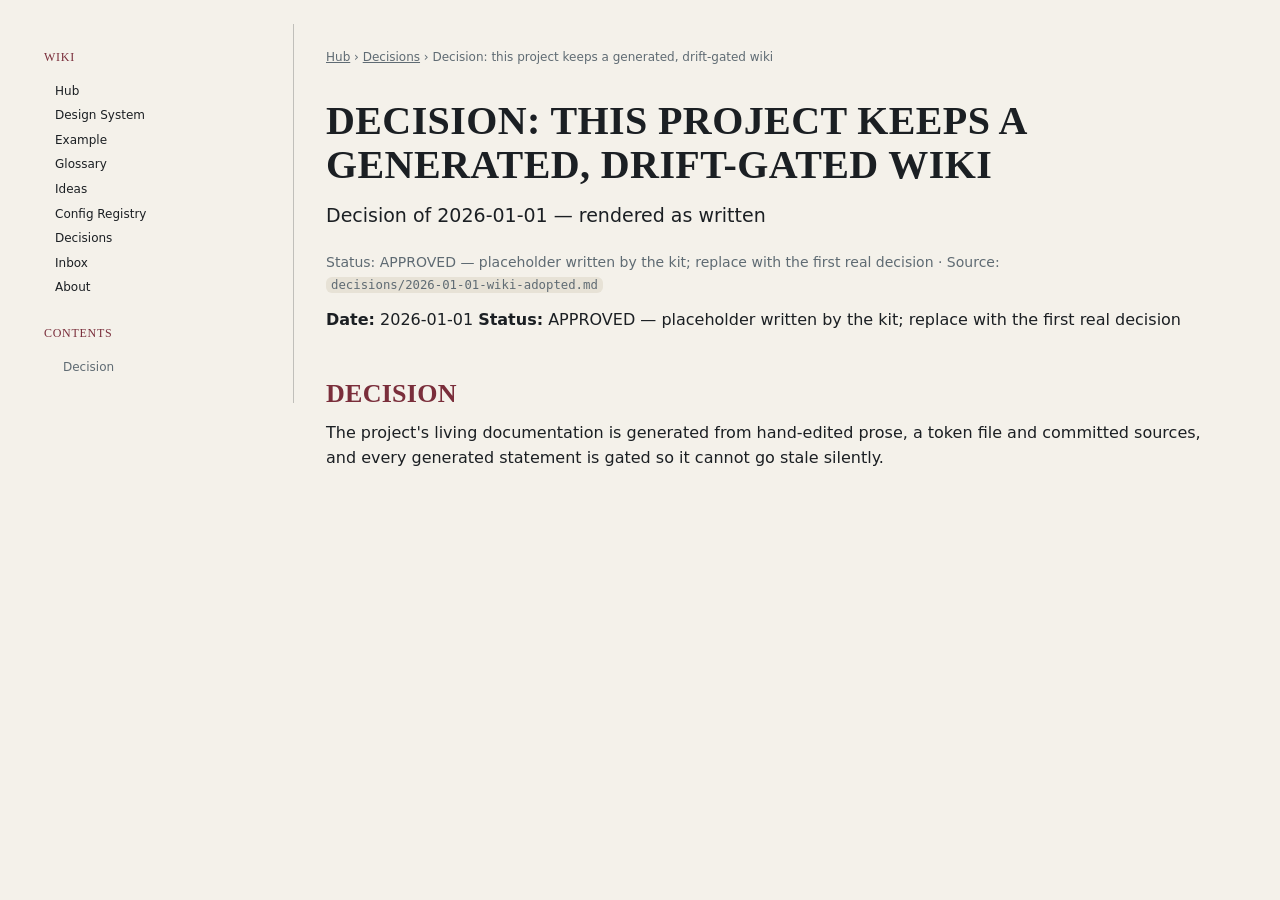
<file: site/decisions/2026-01-01-wiki-adopted.html>
<!doctype html>
<html lang="en">
<head>
<meta charset="utf-8">
<meta name="viewport" content="width=device-width,initial-scale=1">
<title>Decision: this project keeps a generated, drift-gated wiki</title>
<link rel="stylesheet" href="../wiki.css">
</head>
<body>
<div class="wrap">
<aside class="side"><nav class="rail"><div class="rail-title">Wiki</div><a href="../index.html">Hub</a><a href="../design-system.html">Design System</a><a href="../example.html">Example</a><a href="../glossary.html">Glossary</a><a href="../ideas.html">Ideas</a><a href="../config.html">Config Registry</a><a href="../decisions.html">Decisions</a><a href="../inbox.html">Inbox</a><a href="../about.html">About</a></nav><nav class="toc"><div class="toc-title">Contents</div><a class="lv2" href="#h-2026-01-01-wiki-adopted-decision">Decision</a></nav></aside>
<main>
<nav class="crumbs"><a href="../index.html">Hub</a> › <a href="../decisions.html">Decisions</a> › <span>Decision: this project keeps a generated, drift-gated wiki</span></nav><h1>Decision: this project keeps a generated, drift-gated wiki</h1>
<p class="lede page-lede">Decision of 2026-01-01 — rendered as written</p>
<!-- raw-archive -->
<p class="gen-note">Status: APPROVED — placeholder written by the kit; replace with the first real decision · Source: <code>decisions/2026-01-01-wiki-adopted.md</code></p>
<p><strong>Date:</strong> 2026-01-01
<strong>Status:</strong> APPROVED — placeholder written by the kit; replace with the first real decision</p>
<h2 id="h-2026-01-01-wiki-adopted-decision">Decision</h2>
<p>The project&#x27;s living documentation is generated from hand-edited prose, a token
file and committed sources, and every generated statement is gated so it cannot
go stale silently.</p>
</main>
</div>
</body>
</html>
</file>
<file: site/wiki.css>
*{box-sizing:border-box}
body{margin:0;background:#F4F1EA;color:#1B1F23;
  font-family:system-ui,system-ui,-apple-system,sans-serif;
  font-size:16px;line-height:1.55;
  -webkit-font-smoothing:antialiased}
.wrap{display:flex;align-items:flex-start;gap:32px;
  max-width:1240px;margin:0 auto;padding:24px}

aside.side{position:sticky;top:0;flex:0 0 250px;max-height:100vh;overflow-y:auto;
  padding:24px 16px 24px 0;
  border-right:1px solid rgba(27,31,35,0.24)}
nav.rail{margin-bottom:24px}
nav.rail .rail-title,nav.toc .toc-title{font-family:Georgia;
  font-size:12px;text-transform:uppercase;color:#7A2E3B;
  letter-spacing:.06em;margin-bottom:12px}
nav.rail a,nav.toc a{display:block;color:#1B1F23;text-decoration:none;
  font-size:12px;padding:3px 0;border-left:3px solid transparent;
  padding-left:8px}
nav.toc a.lv2{padding-left:16px;color:#5F6B73}
nav.rail a:hover,nav.toc a:hover{color:#7A2E3B;border-left-color:#B98A2F}
nav.rail a[aria-current]{color:#7A2E3B;border-left-color:#B98A2F;
  background:#E7E2D6}

nav.crumbs{font-size:12px;color:#5F6B73;margin-top:24px}
nav.crumbs a{color:#5F6B73}

/* a lede is body face: 6-8 words is a sentence, not a display run */
p.lede{font-family:system-ui;font-size:19px;line-height:1.35;
  color:#5F6B73;margin:0 0 16px;max-width:60ch}
p.page-lede{color:#1B1F23;margin-bottom:24px}
/* a prose section's own subtitle: quieter than the page lede */
p.lede.section-lede{font-size:14px;color:#5F6B73;margin:0 0 12px}

/* engineering notes: kept but demoted, one click away */
details.eng-notes{background:#E7E2D6;border-radius:10px;
  padding:8px 16px;margin:16px 0;font-size:12px}
details.eng-notes summary{font-family:Georgia;font-size:12px;
  text-transform:uppercase;letter-spacing:.06em;color:#5F6B73;cursor:pointer}
details.eng-notes[open] summary{margin-bottom:8px}

/* a link the emitter added, not the author */
a.gl{text-decoration-style:dotted}

/* a page whose title/lede drifted from its review_state.yaml snapshot */
.review-flag{background:#E7E2D6;border-left:3px solid #7A2E3B;
  color:#1B1F23;border-radius:0 10px 10px 0;
  padding:8px 16px;margin:0 0 16px;font-size:14px}

.hub-grid{display:grid;gap:16px;
  grid-template-columns:repeat(auto-fill,minmax(260px,1fr))}
a.hub-card{display:block;text-decoration:none;color:#1B1F23;background:#E7E2D6;
  border-left:3px solid #B98A2F;
  border-radius:0 10px 10px 0;padding:16px}
a.hub-card:hover{background:#F4F1EA}
a.hub-card h2{margin:0 0 8px;font-size:19px}
a.hub-card .lede{font-size:14px;margin:0 0 8px}
a.hub-card .stat{font-family:Georgia;font-size:12px;
  text-transform:uppercase;letter-spacing:.06em;color:#B98A2F}

main{flex:1 1 auto;min-width:0;max-width:900px}
h1,h2,h3{font-family:Georgia;text-transform:uppercase;
  line-height:1.1;letter-spacing:.01em}
h1{font-size:40px;color:#1B1F23;margin:32px 0 16px}
h2{font-size:26px;color:#7A2E3B;margin:48px 0 12px}
h3{font-size:19px;color:#1B1F23;margin:24px 0 8px}
h4{font-size:14px;text-transform:uppercase;letter-spacing:.08em;
  color:#5F6B73;margin:16px 0 4px}
p{margin:0 0 12px}
a{color:#1F7A63}
ul,ol{margin:0 0 12px;padding-left:24px}
li{margin-bottom:4px}
strong{font-weight:600}
hr{border:0;border-top:3px solid #B98A2F;margin:32px 0}

code{font-family:ui-monospace,SFMono-Regular,Menlo,monospace;font-size:.88em;
  background:#E7E2D6;border-radius:6px;padding:1px 5px;white-space:nowrap}
pre{background:#20303A;color:#F4F1EA;padding:16px;border-radius:10px;
  overflow-x:auto;font-size:12px;line-height:1.5}
pre code{background:none;color:#F4F1EA;padding:0;white-space:pre}

table{border-collapse:collapse;width:100%;margin:16px 0;
  font-size:14px}
th,td{text-align:left;padding:6px 12px;
  border-bottom:1px solid rgba(27,31,35,0.24);vertical-align:top}
th{font-family:Georgia;font-size:12px;text-transform:uppercase;
  color:#7A2E3B;letter-spacing:.04em}

figure{margin:24px 0}
figure img{display:block;max-width:100%;border-radius:10px;
  border:1px solid rgba(27,31,35,0.24)}
figcaption{font-size:12px;color:#5F6B73;padding-top:8px}

section.gen{background:#E7E2D6;border-left:3px solid #B98A2F;
  border-radius:0 10px 10px 0;
  padding:8px 24px 24px;margin:24px 0}
section.gen h2{margin-top:16px}
.gen-note{font-size:14px;color:#5F6B73}

.tk{white-space:nowrap}
.sw{display:inline-block;width:.72em;height:.72em;border-radius:2px;
  margin-right:.25em;vertical-align:-.02em;
  border:1px solid rgba(27,31,35,0.24)}

.swatch-grid{display:grid;gap:12px;
  grid-template-columns:repeat(auto-fill,minmax(190px,1fr))}
.swatch{background:#F4F1EA;border-radius:6px;padding:8px;
  display:flex;flex-direction:column;gap:2px}
.swatch .chip{height:48px;border-radius:6px;
  border:1px solid rgba(27,31,35,0.24)}
.swatch b{font-family:Georgia;font-size:12px;
  text-transform:uppercase;letter-spacing:.03em}
.swatch code{background:none;padding:0;font-size:12px}
.swatch .note{font-size:12px;color:#5F6B73;white-space:normal}

.ramp-row{display:flex;margin:4px 0 16px;border-radius:6px;
  overflow:hidden;border:1px solid rgba(27,31,35,0.24)}
.ramp-stop{flex:1 1 0;min-height:48px;padding:4px;
  font-size:12px;font-family:ui-monospace,Menlo,monospace}

.spec-grid{display:grid;gap:12px;
  grid-template-columns:repeat(auto-fill,minmax(150px,1fr))}
.spec{background:#F4F1EA;border-radius:6px;padding:8px;
  font-size:12px}
.spec b{display:block;font-family:Georgia;text-transform:uppercase}

.specimen{background:#F4F1EA;border-radius:6px;padding:12px;
  margin-bottom:8px;overflow:hidden}
.specimen .meta{font-size:12px;color:#5F6B73;
  text-transform:none;font-family:system-ui}

.bar{background:#1B1F23;height:12px;border-radius:2px}
.demo{display:flex;flex-wrap:wrap;gap:24px;align-items:flex-end;
  margin:16px 0}
.chip-demo{background:#1F7A63;color:#F4F1EA;font-family:Georgia;
  font-size:12px;text-transform:uppercase;padding:8px 16px}
svg{max-width:100%;height:auto}
dl{margin:12px 0}
dt{font-family:Georgia;font-size:12px;text-transform:uppercase;
  color:#7A2E3B;margin-top:8px}
dd{margin:0 0 0 16px;font-size:14px}

@keyframes ds-slide{from{transform:translateX(0)}to{transform:translateX(32px)}}
@keyframes ds-fade{from{opacity:.25}to{opacity:1}}
@media (prefers-reduced-motion: reduce){
  *{animation:none !important;transition:none !important}
}
@media (max-width:880px){
  .wrap{flex-direction:column;gap:0}
  aside.side{position:static;flex:1 1 auto;max-height:none;width:100%;
    border-right:0;border-bottom:1px solid rgba(27,31,35,0.24)}
  main{max-width:none}
}
</file>
